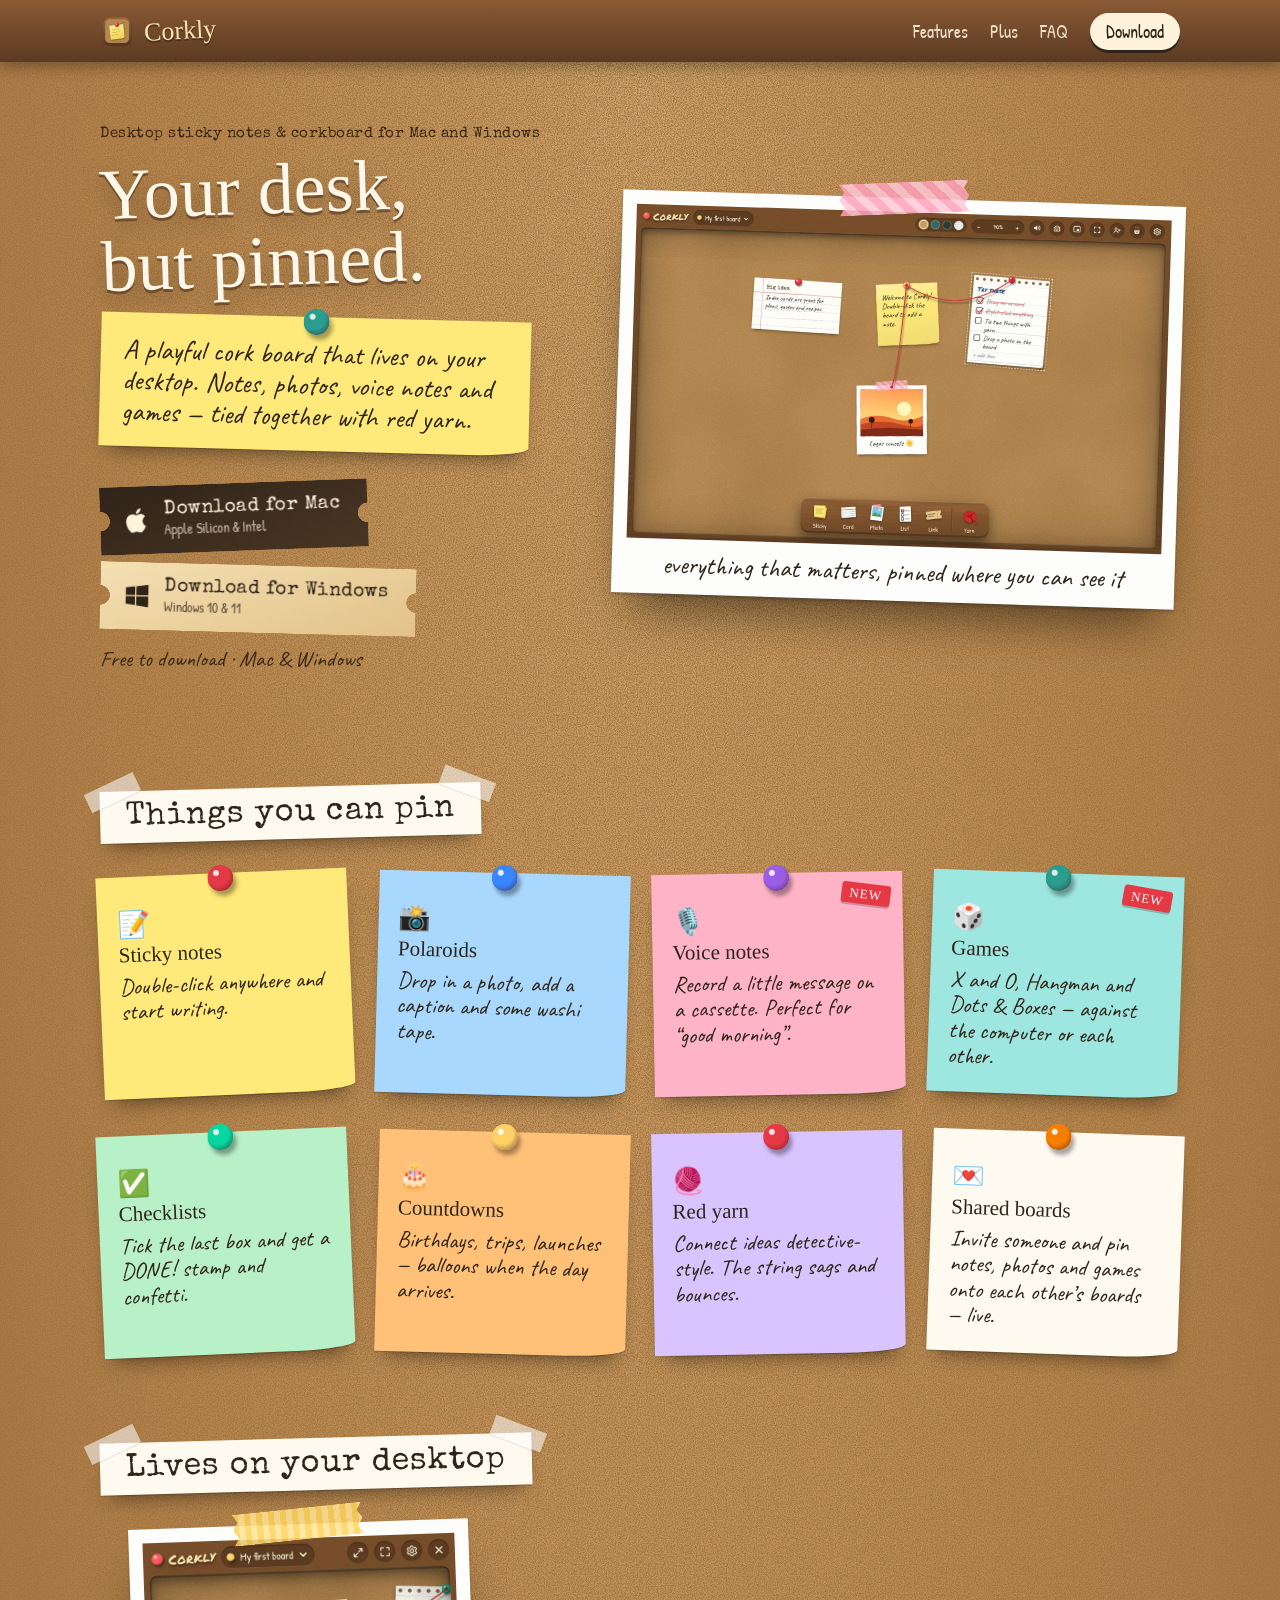
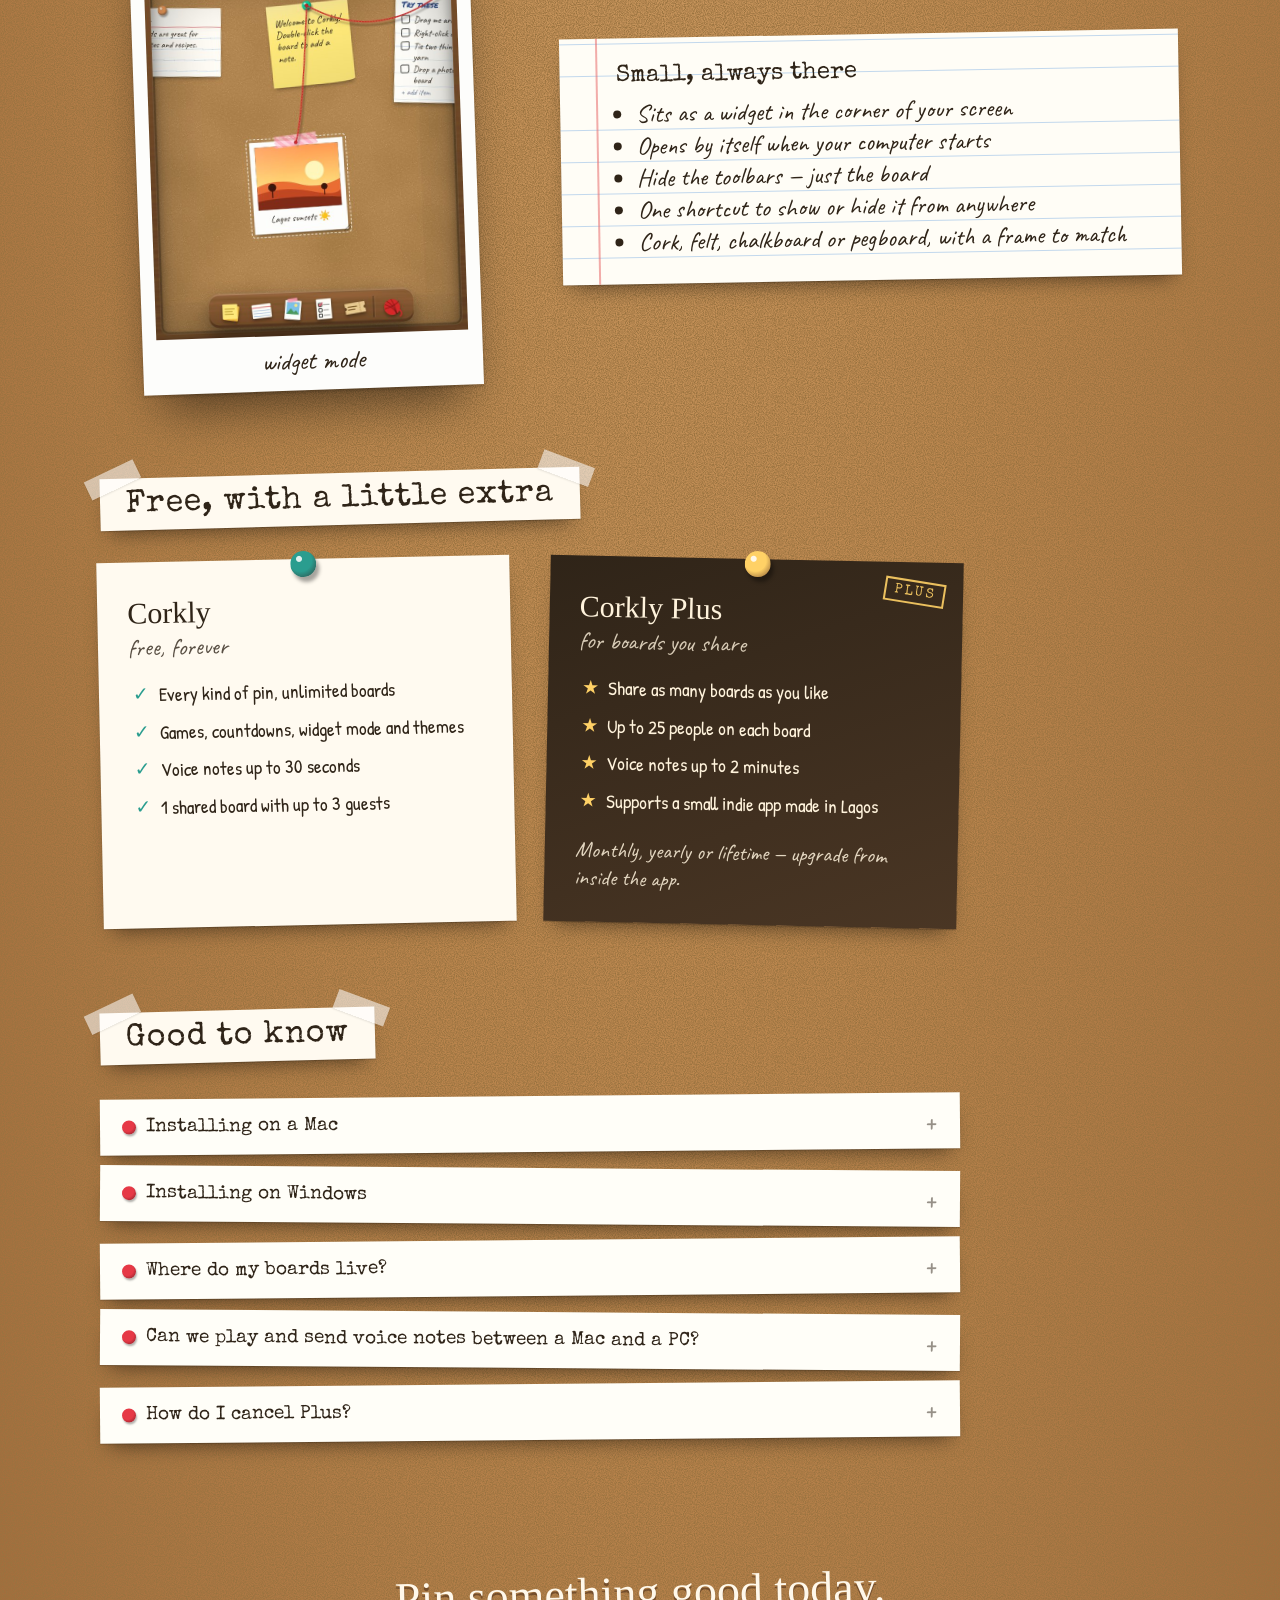
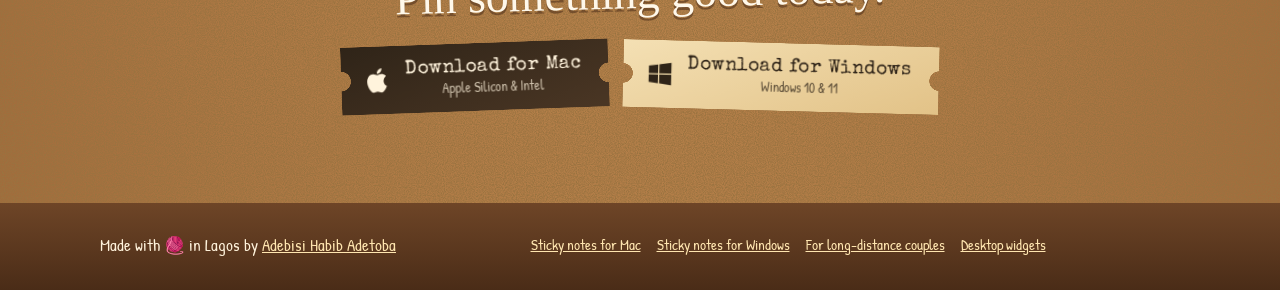
<file: docs/index.html>
<!doctype html>
<html lang="en">
<head>
  <meta charset="utf-8" />
  <meta name="viewport" content="width=device-width, initial-scale=1" />
  <title>Corkly — Desktop Sticky Notes &amp; Corkboard for Mac &amp; Windows</title>
  <meta name="description" content="A cozy corkboard for your desktop. Pin sticky notes, photos, voice notes and games — and share a board with your partner or friends. Free for Mac &amp; Windows." />
  <link rel="canonical" href="https://getcorkly.com/" />
  <meta name="robots" content="index, follow, max-image-preview:large" />
  <meta property="og:type" content="website" />
  <meta property="og:site_name" content="Corkly" />
  <meta property="og:url" content="https://getcorkly.com/" />
  <meta property="og:title" content="Corkly — your desk, but pinned" />
  <meta property="og:description" content="Sticky notes, polaroids, voice notes, games and red yarn, right on your desktop. Share a board with your person. Free for Mac &amp; Windows." />
  <meta property="og:image" content="https://getcorkly.com/app.jpg" />
  <meta property="og:image:width" content="1600" />
  <meta property="og:image:height" content="1000" />
  <meta name="twitter:card" content="summary_large_image" />
  <meta name="twitter:title" content="Corkly — your desk, but pinned" />
  <meta name="twitter:description" content="A cozy corkboard for your desktop. Notes, photos, voice notes and games — shared live with your person. Free for Mac &amp; Windows." />
  <meta name="twitter:image" content="https://getcorkly.com/app.jpg" />
  <link rel="apple-touch-icon" href="icon.png" />
  <script type="application/ld+json">
  {
    "@context": "https://schema.org",
    "@type": "SoftwareApplication",
    "name": "Corkly",
    "url": "https://getcorkly.com/",
    "image": "https://getcorkly.com/app.jpg",
    "description": "A cozy corkboard for your desktop. Pin sticky notes, photos, voice notes, checklists, countdowns and games, and share boards live with your partner, friends or family.",
    "applicationCategory": "ProductivityApplication",
    "operatingSystem": "macOS, Windows 10, Windows 11",
    "offers": { "@type": "Offer", "price": "0", "priceCurrency": "USD" },
    "author": { "@type": "Person", "name": "Adebisi Habib Adetoba", "url": "https://adetoba.com" }
  }
  </script>
  <meta name="theme-color" content="#5b3a22" />
  <link rel="icon" href="favicon.png" />
  <link rel="preconnect" href="https://fonts.googleapis.com" />
  <link rel="preconnect" href="https://fonts.gstatic.com" crossorigin />
  <link href="https://fonts.googleapis.com/css2?family=Caveat:wght@500;700&family=Patrick+Hand&family=Permanent+Marker&family=Special+Elite&display=swap" rel="stylesheet" />
  <style>
    :root {
      --ink: #2f2418; --cream: #fff3dc; --wood: #6e4527; --wood-dark: #4a2c17;
      --hand: 'Caveat', cursive; --ui: 'Patrick Hand', system-ui, sans-serif;
      --marker: 'Permanent Marker', cursive; --type: 'Special Elite', ui-monospace, monospace;
      --cork: url("data:image/svg+xml,%3Csvg xmlns='http://www.w3.org/2000/svg' width='220' height='220'%3E%3Cfilter id='n'%3E%3CfeTurbulence type='fractalNoise' baseFrequency='.9' numOctaves='3' stitchTiles='stitch'/%3E%3CfeColorMatrix values='0 0 0 0 .32 0 0 0 0 .17 0 0 0 0 .05 0 0 0 2.2 -.7'/%3E%3C/filter%3E%3Crect width='100%25' height='100%25' filter='url(%23n)'/%3E%3C/svg%3E");
      --shadow: 0 1px 1px rgba(0,0,0,.18), 0 12px 20px -10px rgba(0,0,0,.5);
      --spring: cubic-bezier(.34, 1.8, .64, 1);
    }
    * { box-sizing: border-box; }
    html { scroll-behavior: smooth; }
    body {
      margin: 0; font-family: var(--ui); font-size: 18px; color: var(--ink);
      background: var(--cork) 0 0 / 220px, radial-gradient(ellipse at 50% 0%, #d6a76e, #bb864e 55%, #a06b3b);
      background-color: #c4935b; min-height: 100vh; overflow-x: hidden;
    }
    a { color: inherit; }
    .wrap { max-width: 1120px; margin: 0 auto; padding: 0 20px; }

    /* ---------- header: a strip of wood ---------- */
    header { background: linear-gradient(180deg, #8a5a34, #5b3a22); color: var(--cream); box-shadow: 0 4px 14px rgba(0,0,0,.35); position: sticky; top: 0; z-index: 10; }
    header .wrap { display: flex; align-items: center; gap: 12px; height: 62px; }
    .logo { display: flex; align-items: center; gap: 10px; text-decoration: none; }
    .logo img { width: 34px; height: 34px; }
    .logo span { font-family: var(--marker); font-size: 26px; color: #ffe6b0; transform: rotate(-3deg); text-shadow: 0 2px 0 var(--wood-dark); }
    header nav { margin-left: auto; display: flex; gap: 22px; align-items: center; }
    header nav a { text-decoration: none; opacity: .88; font-size: 18px; }
    header nav a:hover { opacity: 1; }
    .mini-dl { background: #fff3dc; color: var(--ink) !important; padding: 6px 16px; border-radius: 999px; box-shadow: 0 3px 0 #2f2418; opacity: 1 !important; transition: transform .2s var(--spring); }
    .mini-dl:hover { transform: translateY(-2px); }

    /* ---------- hero ---------- */
    .hero { display: grid; grid-template-columns: 1fr 1.2fr; gap: 48px; align-items: center; padding: 64px 0 30px; }
    .kicker { font-family: var(--type); font-size: 15px; letter-spacing: .5px; color: #3b2814; margin: 0 0 10px; }
    .hero h1 { font-family: var(--marker); font-weight: 400; font-size: clamp(44px, 6.4vw, 72px); line-height: 1; margin: 0 0 22px; color: #fff8ea; text-shadow: 0 3px 0 rgba(74,44,23,.55), 0 10px 22px rgba(0,0,0,.25); transform: rotate(-2deg); }
    .note-lead { background: #ffe97a; padding: 22px 22px 20px; transform: rotate(1.5deg); box-shadow: var(--shadow); position: relative; max-width: 430px; border-bottom-right-radius: 60px 8px; }
    .note-lead p { margin: 0; font-family: var(--hand); font-size: 28px; line-height: 1.1; }

    .downloads { display: flex; flex-wrap: wrap; gap: 14px; margin: 32px 0 12px; }
    .dl {
      position: relative; display: flex; align-items: center; gap: 12px; text-decoration: none;
      background: linear-gradient(160deg, #f4e0b4, #e2c287); padding: 15px 28px 15px 22px; min-width: 238px;
      -webkit-mask: radial-gradient(circle 10px at 0 50%, #0000 96%, #000) left / 51% 100% no-repeat, radial-gradient(circle 10px at 100% 50%, #0000 96%, #000) right / 51% 100% no-repeat;
      mask: radial-gradient(circle 10px at 0 50%, #0000 96%, #000) left / 51% 100% no-repeat, radial-gradient(circle 10px at 100% 50%, #0000 96%, #000) right / 51% 100% no-repeat;
      filter: drop-shadow(0 6px 6px rgba(0,0,0,.3)); transition: transform .25s var(--spring);
    }
    .dl::after { content: ''; position: absolute; top: 10px; bottom: 10px; right: 54px; border-right: 2px dashed rgba(47,36,24,.22); display: none; }
    .dl:nth-child(1) { transform: rotate(-2deg); }
    .dl:nth-child(2) { transform: rotate(1.5deg); }
    .dl:hover { transform: rotate(0) translateY(-4px) scale(1.04); }
    .dl.primary { background: linear-gradient(160deg, #2f2418, #4a3624); color: #fff3dc; }
    .dl svg { width: 30px; height: 30px; flex: none; }
    .dl b { display: block; font-family: var(--type); font-weight: 400; font-size: 19px; letter-spacing: .5px; }
    .dl small { display: block; font-size: 14px; opacity: .75; }
    .meta { font-family: var(--hand); font-size: 22px; color: #3b2814; }
    .meta a { color: #23407a; }

    .shot { position: relative; background: #fdfdfb; padding: 14px; margin: 0; transform: rotate(1.8deg); box-shadow: 0 2px 3px rgba(0,0,0,.2), 0 30px 50px -18px rgba(0,0,0,.55); }
    .shot img { display: block; width: 100%; height: auto; }
    .shot figcaption { text-align: center; font-family: var(--hand); font-size: 26px; line-height: 1.1; padding-top: 12px; }
    .tape { position: absolute; top: -16px; left: 50%; width: 130px; height: 32px; margin-left: -65px; transform: rotate(-4deg); background: repeating-linear-gradient(45deg, rgba(255,160,185,.85) 0 8px, rgba(255,200,215,.85) 8px 16px); clip-path: polygon(0 0, 4% 25%, 0 50%, 4% 75%, 0 100%, 100% 100%, 96% 75%, 100% 50%, 96% 25%, 100% 0); }
    .tape.sun { background: repeating-linear-gradient(90deg, rgba(255,210,90,.85) 0 6px, rgba(255,228,150,.85) 6px 12px); }
    .tape.mint { background: radial-gradient(circle, rgba(255,255,255,.7) 2px, transparent 2.5px) 0 0/10px 10px, rgba(140,220,190,.85); }

    /* ---------- section titles: a label strip pinned to the board ---------- */
    section { scroll-margin-top: 80px; }
    .label { display: inline-block; position: relative; font-family: var(--type); font-weight: 400; font-size: clamp(24px, 3.2vw, 32px); letter-spacing: 1px; background: #fffaf0; padding: 10px 26px 9px; margin: 84px 0 34px; box-shadow: var(--shadow); transform: rotate(-1.5deg); }
    .label::before, .label::after { content: ''; position: absolute; top: -9px; width: 54px; height: 20px; background: rgba(255,255,255,.55); box-shadow: 0 1px 2px rgba(0,0,0,.1); }
    .label::before { left: -14px; transform: rotate(-24deg); }
    .label::after { right: -14px; transform: rotate(22deg); }
    .sub { font-family: var(--hand); font-size: 26px; color: #3b2814; margin: -18px 0 30px; }

    /* ---------- features as sticky notes ---------- */
    .notes { display: grid; grid-template-columns: repeat(4, 1fr); gap: 36px 26px; }
    .sticky { position: relative; padding: 34px 20px 24px; min-height: 196px; box-shadow: var(--shadow); border-bottom-right-radius: 60px 8px; transition: transform .35s var(--spring); }
    .sticky:hover { transform: rotate(0) scale(1.04) !important; z-index: 2; }
    .sticky .new { position: absolute; top: 12px; right: 12px; font-family: var(--marker); font-size: 13px; letter-spacing: 1px; color: #fff; background: #e63946; padding: 3px 8px 2px; border-radius: 3px; transform: rotate(8deg); box-shadow: 0 2px 0 rgba(0,0,0,.2); }
    .sticky .em { font-size: 26px; line-height: 1; display: block; margin-bottom: 6px; }
    .sticky h3 { font-family: var(--marker); font-weight: 400; font-size: 21px; margin: 0 0 6px; }
    .sticky p { font-family: var(--hand); font-size: 23px; line-height: 1.1; margin: 0; }
    .pin { position: absolute; top: -8px; left: 50%; width: 26px; height: 26px; margin-left: -13px; border-radius: 50%; background: radial-gradient(circle at 34% 30%, rgba(255,255,255,.85) 0 2.5px, transparent 3.5px), radial-gradient(circle at 40% 36%, var(--p, #e63946) 0 48%, #3a0f12 130%); box-shadow: 3px 5px 4px rgba(0,0,0,.35); }
    .y { background: #ffe97a; } .k { background: #ffb3c7; } .m { background: #b8f0c8; } .b { background: #a9d8ff; } .o { background: #ffc078; } .l { background: #d9c4ff; } .w { background: #fffaf0; } .t { background: #9ee6e0; }
    .notes .sticky:nth-child(4n+1) { transform: rotate(-2.5deg); }
    .notes .sticky:nth-child(4n+2) { transform: rotate(1.5deg); }
    .notes .sticky:nth-child(4n+3) { transform: rotate(-1deg); }
    .notes .sticky:nth-child(4n) { transform: rotate(2deg); }

    /* ---------- widget ---------- */
    .split { display: grid; grid-template-columns: .8fr 1.2fr; gap: 48px; align-items: center; }
    .card { background: #fffdf6; position: relative; padding: 26px 28px 26px 56px; box-shadow: var(--shadow); transform: rotate(-1deg); background-image: repeating-linear-gradient(180deg, transparent 0 31px, rgba(120,170,225,.45) 31px 32px); background-position: 0 60px; }
    .card::before { content: ''; position: absolute; left: 36px; top: 0; bottom: 0; width: 2px; background: rgba(232,106,106,.55); }
    .card h3 { font-family: var(--type); font-weight: 400; font-size: 24px; margin: 0 0 10px; }
    .card p, .card li { font-family: var(--hand); font-size: 25px; line-height: 32px; margin: 0; }
    .card ul { padding-left: 20px; margin: 6px 0 0; }
    .widget-shot { justify-self: center; max-width: 340px; transform: rotate(-2deg); }

    /* ---------- plans ---------- */
    .plans { display: grid; grid-template-columns: 1fr 1fr; gap: 34px; max-width: 860px; }
    .plan { position: relative; padding: 34px 30px 30px; box-shadow: var(--shadow); }
    .plan.free { background: #fffaf0; transform: rotate(-1.2deg); }
    .plan.plus { background: linear-gradient(160deg, #2f2418, #4a3624); color: #fff3dc; transform: rotate(1.2deg); }
    .plan h3 { font-family: var(--marker); font-weight: 400; font-size: 30px; margin: 0 0 2px; }
    .plan .tag { font-family: var(--hand); font-size: 24px; opacity: .8; margin: 0 0 14px; }
    .plan ul { list-style: none; padding: 0; margin: 0; }
    .plan li { font-size: 19px; line-height: 1.45; padding: 5px 0 5px 30px; position: relative; }
    .plan li::before { content: '✓'; position: absolute; left: 4px; top: 4px; font-weight: 700; color: #2a9d8f; }
    .plan.plus li::before { content: '★'; color: #ffd166; }
    .plan .stamp { position: absolute; top: 18px; right: 18px; font-family: var(--type); font-size: 14px; letter-spacing: 2px; color: #ffd166; border: 2px solid #ffd166; padding: 3px 8px; transform: rotate(8deg); opacity: .9; }
    .plan .how { font-family: var(--hand); font-size: 22px; margin: 16px 0 0; opacity: .85; }

    /* ---------- FAQ ---------- */
    .faq { max-width: 860px; }
    details { background: #fffef8; margin: 0 0 16px; padding: 16px 22px; box-shadow: var(--shadow); transition: transform .3s var(--spring); }
    details:nth-of-type(odd) { transform: rotate(-.5deg); }
    details:nth-of-type(even) { transform: rotate(.4deg); }
    details[open] { transform: rotate(0); }
    summary { cursor: pointer; font-family: var(--type); font-size: 19px; list-style: none; display: flex; align-items: center; gap: 10px; }
    summary::-webkit-details-marker { display: none; }
    summary::before { content: ''; flex: none; width: 14px; height: 14px; border-radius: 50%; background: radial-gradient(circle at 40% 36%, #e63946 0 48%, #3a0f12 130%); box-shadow: 1px 2px 2px rgba(0,0,0,.3); }
    summary::after { content: '+'; margin-left: auto; font-family: var(--ui); font-size: 24px; line-height: 1; opacity: .5; transition: transform .2s; }
    details[open] summary::after { transform: rotate(45deg); }
    details p, details li { font-size: 18px; line-height: 1.55; }
    details p { margin: 12px 0 2px; }
    details ol { margin: 10px 0 2px; padding-left: 22px; }
    code { font-family: var(--type); font-size: 15px; background: #f1e6cc; padding: 1px 6px; border-radius: 3px; }

    /* ---------- closing call + footer ---------- */
    .closer { text-align: center; padding: 30px 0 10px; }
    .closer h2 { font-family: var(--marker); font-weight: 400; font-size: clamp(32px, 4.5vw, 46px); color: #fff8ea; text-shadow: 0 3px 0 rgba(74,44,23,.55); margin: 80px 0 24px; transform: rotate(-1.5deg); }
    .closer .downloads { justify-content: center; margin-top: 0; }

    footer { margin-top: 70px; background: linear-gradient(180deg, #6e4527, #4a2c17); color: var(--cream); padding: 30px 0 34px; }
    footer .wrap { display: flex; flex-wrap: wrap; gap: 10px 30px; align-items: center; justify-content: space-between; font-size: 17px; }
    footer a { color: #ffe6b0; }
    .foot-links { display: flex; flex-wrap: wrap; gap: 6px 16px; font-size: 15px; }

    /* gentle entrance */
    @media (prefers-reduced-motion: no-preference) {
      .reveal { opacity: 0; translate: 0 18px; transition: opacity .6s ease, translate .6s var(--spring); }
      .reveal.in { opacity: 1; translate: 0 0; }
    }

    @media (max-width: 960px) {
      .notes { grid-template-columns: repeat(2, 1fr); }
    }
    @media (max-width: 860px) {
      .hero, .split, .plans { grid-template-columns: 1fr; }
      .hero { padding-top: 40px; gap: 40px; }
      header nav a:not(.mini-dl) { display: none; }
    }
    @media (max-width: 560px) {
      body { font-size: 17px; }
      .notes { grid-template-columns: 1fr 1fr; gap: 28px 16px; }
      .sticky { min-height: 0; padding: 28px 14px 18px; }
      .sticky h3 { font-size: 18px; }
      .sticky p { font-size: 20px; }
      .dl { min-width: 0; width: 100%; }
      .label { margin-top: 64px; }
    }
    /* ---------- on a phone: email yourself the link ---------- */
    .send-card { display: none; position: relative; background: #ffe97a; padding: 26px 20px 20px; margin: 30px 0 12px; max-width: 440px; box-shadow: var(--shadow); transform: rotate(-1deg); border-bottom-right-radius: 60px 8px; }
    .is-phone .send-card { display: block; }
    .is-phone .hero .downloads, .is-phone .closer .downloads { display: none; }
    .closer .send-card { margin: 0 auto; text-align: left; }
    .send-card h3 { font-family: var(--marker); font-weight: 400; font-size: 22px; margin: 0 0 4px; }
    .send-card p { font-family: var(--hand); font-size: 22px; line-height: 1.1; margin: 0 0 14px; }
    .send-row { display: flex; gap: 8px; }
    .hero > div { min-width: 0; }
    .send-card { box-sizing: border-box; width: calc(100% - 6px); }
    .send-row input[type=email] { flex: 1; min-width: 0; width: 100%; font: 17px var(--ui); color: var(--ink); background: #fff; border: 2px solid #2f2418; border-radius: 10px; padding: 10px 12px; outline: none; }
    .send-row input[type=email]:focus { border-color: #e63946; box-shadow: 0 0 0 3px rgba(230,57,70,.2); }
    .send-row button, .send-share { font: 17px var(--ui); border: none; border-radius: 999px; padding: 10px 18px; cursor: pointer; white-space: nowrap; }
    .send-row button { background: #2f2418; color: #fff3dc; box-shadow: 0 3px 0 #000; }
    .send-row button:disabled { opacity: .6; }
    @media (max-width: 380px) { .send-row { flex-direction: column; } }
    .send-news { display: flex; align-items: center; gap: 8px; font-size: 15px; margin: 10px 0 0; color: #4a3624; }
    .send-hp { position: absolute; left: -9999px; width: 1px; height: 1px; opacity: 0; }
    .send-msg { font-size: 16px; margin: 10px 0 0; min-height: 0; }
    .send-msg.err { color: #c1121f; }
    .send-alt { display: flex; gap: 14px; align-items: center; margin-top: 14px; font-size: 15px; }
    .send-share { background: #fff; color: var(--ink); border: 2px solid #2f2418; padding: 6px 14px; font-size: 15px; }
    .send-alt a { color: #23407a; }
    .send-card.done form, .send-card.done .send-alt { display: none; }
    .send-done { display: none; font-family: var(--hand); font-size: 26px; line-height: 1.1; }
    .send-card.done .send-done { display: block; }
  </style>
</head>
<body>
  <header>
    <div class="wrap">
      <a class="logo" href="#"><img src="icon.png" alt="Corkly" width="34" height="34" /><span>Corkly</span></a>
      <nav>
        <a href="#features">Features</a>
        <a href="#plus">Plus</a>
        <a href="#faq">FAQ</a>
        <a class="mini-dl" href="#download">Download</a>
      </nav>
    </div>
  </header>

  <main class="wrap">
    <section class="hero" id="download">
      <div>
        <p class="kicker">Desktop sticky notes &amp; corkboard for Mac and Windows</p>
        <h1>Your desk,<br />but pinned.</h1>
        <div class="note-lead"><span class="pin" style="--p:#2a9d8f"></span>
          <p>A playful cork board that lives on your desktop. Notes, photos, voice notes and games — tied together with red yarn.</p>
        </div>
        <div class="downloads">
          <a class="dl" data-platform="mac" href="https://github.com/adtoba/corkly-releases/releases/latest">
            <svg viewBox="0 0 24 24" fill="currentColor"><path d="M16.4 12.6c0-2.4 2-3.6 2.1-3.7-1.1-1.7-2.9-1.9-3.5-1.9-1.5-.2-2.9.9-3.7.9-.8 0-1.9-.9-3.2-.8-1.6 0-3.2 1-4 2.5-1.7 3-.4 7.4 1.2 9.8.8 1.2 1.8 2.5 3 2.4 1.2 0 1.7-.8 3.1-.8 1.5 0 1.9.8 3.2.8 1.3 0 2.2-1.2 3-2.4.9-1.4 1.3-2.7 1.3-2.8-.1 0-2.5-1-2.5-4zM14 5.4c.7-.8 1.1-1.9 1-3-1 0-2.1.7-2.8 1.5-.6.7-1.2 1.8-1 2.9 1 .1 2.1-.6 2.8-1.4z"/></svg>
            <span><b>Download for Mac</b><small>Apple Silicon &amp; Intel</small></span>
          </a>
          <a class="dl" data-platform="windows" href="https://github.com/adtoba/corkly-releases/releases/latest">
            <svg viewBox="0 0 24 24" fill="currentColor"><path d="M3 5.5 10.4 4.5v7H3zM11.4 4.4 21 3v8.5h-9.6zM3 12.5h7.4v7L3 18.5zM11.4 12.5H21V21l-9.6-1.4z"/></svg>
            <span><b>Download for Windows</b><small>Windows 10 &amp; 11</small></span>
          </a>
        </div>
<div class="send-card">
          <span class="pin" style="--p:#e63946"></span>
          <h3>On your phone? 📱</h3>
          <p>Corkly lives on your Mac or PC. We’ll email you the link so it’s waiting on your computer.</p>
          <form class="send-form" novalidate>
            <div class="send-row"><input type="email" name="email" placeholder="you@email.com" autocomplete="email" inputmode="email" required><button type="submit">Email me</button></div>
            <input class="send-hp" type="text" name="website" tabindex="-1" autocomplete="off" aria-hidden="true">
            <label class="send-news"><input type="checkbox" name="news"> Also send me the occasional Corkly news</label>
            <p class="send-msg" role="status"></p>
          </form>
          <div class="send-alt"><button class="send-share" type="button" hidden>Share to my computer…</button><a href="#download" class="send-anyway">Download anyway</a></div>
          <div class="send-done">Sent! 💌 Check your inbox on your computer — and peek in spam just in case.</div>
        </div>
        <div class="meta" data-meta>Free to download · Mac &amp; Windows</div>
      </div>
      <figure class="shot">
        <span class="tape"></span>
        <img src="app.jpg" width="1600" height="1000" alt="Corkly with sticky notes, an index card, a checklist and a polaroid on a cork board, tied together with red yarn" />
        <figcaption>everything that matters, pinned where you can see it</figcaption>
      </figure>
    </section>

    <section id="features">
      <h2 class="label">Things you can pin</h2>
      <div class="notes">
        <div class="sticky y reveal"><span class="pin"></span><span class="em">📝</span><h3>Sticky notes</h3><p>Double-click anywhere and start writing.</p></div>
        <div class="sticky b reveal"><span class="pin" style="--p:#3a86ff"></span><span class="em">📸</span><h3>Polaroids</h3><p>Drop in a photo, add a caption and some washi tape.</p></div>
        <div class="sticky k reveal"><span class="pin" style="--p:#9b5de5"></span><span class="new">NEW</span><span class="em">🎙️</span><h3>Voice notes</h3><p>Record a little message on a cassette. Perfect for “good morning”.</p></div>
        <div class="sticky t reveal"><span class="pin" style="--p:#2a9d8f"></span><span class="new">NEW</span><span class="em">🎲</span><h3>Games</h3><p>X and O, Hangman and Dots &amp; Boxes — against the computer or each other.</p></div>
        <div class="sticky m reveal"><span class="pin" style="--p:#06d6a0"></span><span class="em">✅</span><h3>Checklists</h3><p>Tick the last box and get a DONE! stamp and confetti.</p></div>
        <div class="sticky o reveal"><span class="pin" style="--p:#ffd166"></span><span class="em">🎂</span><h3>Countdowns</h3><p>Birthdays, trips, launches — balloons when the day arrives.</p></div>
        <div class="sticky l reveal"><span class="pin" style="--p:#e63946"></span><span class="em">🧶</span><h3>Red yarn</h3><p>Connect ideas detective-style. The string sags and bounces.</p></div>
        <div class="sticky w reveal"><span class="pin" style="--p:#f77f00"></span><span class="em">💌</span><h3>Shared boards</h3><p>Invite someone and pin notes, photos and games onto each other’s boards — live.</p></div>
      </div>
    </section>

    <section>
      <h2 class="label">Lives on your desktop</h2>
      <div class="split">
        <figure class="shot widget-shot reveal"><span class="tape sun"></span><img src="widget.jpg" width="660" height="840" loading="lazy" alt="Corkly as a small sticky-notes widget in the corner of a desktop" /><figcaption>widget mode</figcaption></figure>
        <div class="card reveal">
          <h3>Small, always there</h3>
          <ul>
            <li>Sits as a widget in the corner of your screen</li>
            <li>Opens by itself when your computer starts</li>
            <li>Hide the toolbars — just the board</li>
            <li>One shortcut to show or hide it from anywhere</li>
            <li>Cork, felt, chalkboard or pegboard, with a frame to match</li>
          </ul>
        </div>
      </div>
    </section>

    <section id="plus">
      <h2 class="label">Free, with a little extra</h2>
      <div class="plans">
        <div class="plan free reveal">
          <span class="pin" style="--p:#2a9d8f"></span>
          <h3>Corkly</h3>
          <p class="tag">free, forever</p>
          <ul>
            <li>Every kind of pin, unlimited boards</li>
            <li>Games, countdowns, widget mode and themes</li>
            <li>Voice notes up to 30 seconds</li>
            <li>1 shared board with up to 3 guests</li>
          </ul>
        </div>
        <div class="plan plus reveal">
          <span class="pin" style="--p:#ffd166"></span>
          <span class="stamp">PLUS</span>
          <h3>Corkly Plus</h3>
          <p class="tag">for boards you share</p>
          <ul>
            <li>Share as many boards as you like</li>
            <li>Up to 25 people on each board</li>
            <li>Voice notes up to 2 minutes</li>
            <li>Supports a small indie app made in Lagos</li>
          </ul>
          <p class="how">Monthly, yearly or lifetime — upgrade from inside the app.</p>
        </div>
      </div>
    </section>

    <section id="faq" class="faq">
      <h2 class="label">Good to know</h2>
      <details>
        <summary>Installing on a Mac</summary>
        <p>Open the <code>.dmg</code> and drag <b>Corkly</b> into <b>Applications</b>. That's it — Corkly is signed and checked by Apple, and it updates itself from then on.</p>
      </details>
      <details>
        <summary>Installing on Windows</summary>
        <p>Run the installer. If Windows shows <b>"Windows protected your PC"</b>, click <b>More info → Run anyway</b>. You only see this once — Corkly updates itself after that.</p>
      </details>
      <details>
        <summary>Where do my boards live?</summary>
        <p>On your computer. Only boards you choose to share are stored online, so the people you invite can see them. Corkly sends anonymous usage counts like "opened today" — never names or what's on your boards — and you can switch that off in Settings.</p>
      </details>
      <details>
        <summary>Can we play and send voice notes between a Mac and a PC?</summary>
        <p>Yes. Share a board and everything on it — notes, photos, voice notes and games — shows up on both computers, Mac or Windows. Games and voice notes are free; Plus just lets voice notes run longer.</p>
      </details>
      <details>
        <summary>How do I cancel Plus?</summary>
        <p>Open Corkly → Settings → Corkly Plus → <b>Manage subscription</b>. You keep Plus until the end of the period you paid for.</p>
      </details>
    </section>

    <section class="closer">
      <h2>Pin something good today.</h2>
      <div class="downloads" data-clone></div>
      <div data-send-clone></div>
    </section>
  </main>

  <footer>
    <div class="wrap">
      <div>Made with 🧶 in Lagos by <a href="https://adetoba.com">Adebisi Habib Adetoba</a></div>
      <nav class="foot-links" aria-label="Corkly for…"><a href="sticky-notes-for-mac/">Sticky notes for Mac</a><a href="sticky-notes-for-windows/">Sticky notes for Windows</a><a href="long-distance-couples/">For long-distance couples</a><a href="desktop-widgets/">Desktop widgets</a></nav>
      <div data-version></div>
    </div>
  </footer>

  <script>
    const REPO = 'adtoba/corkly-releases';
    const APTABASE_KEY = 'A-EU-7074169884'; // Aptabase App Key — counts visits and download clicks, no cookies

    // ---- tiny, cookie-free analytics (Aptabase) ----
    const session = String(Math.floor(Date.now() / 1000)) + String(Math.floor(Math.random() * 1e8)).padStart(8, '0');
    function track(eventName, props) {
      const m = /^A-(EU|US)-/.exec(APTABASE_KEY);
      if (!m) return;
      try {
        fetch(`https://${m[1].toLowerCase()}.aptabase.com/api/v0/event`, {
          method: 'POST', keepalive: true, credentials: 'omit',
          headers: { 'Content-Type': 'application/json', 'App-Key': APTABASE_KEY },
          body: JSON.stringify({
            timestamp: new Date().toISOString(), sessionId: session, eventName,
            systemProps: { locale: navigator.language, isDebug: location.hostname === 'localhost', appVersion: 'site', sdkVersion: 'corkly-site@1' },
            props: props || {},
          }),
        }).catch(() => {});
      } catch {}
    }
    const ref = (() => { try { return document.referrer ? new URL(document.referrer).hostname : 'direct'; } catch { return 'direct'; } })();
    const utm = new URLSearchParams(location.search).get('utm_source') || '';
    track('site_view', { ref, utm });

    // ---- put the visitor's platform first, and repeat the buttons at the bottom ----
    // ---- on a phone: offer to email the link instead of a download they can't use ----
    const API = 'https://corkly-api.adetoba.com';
    const isPhone = /Android|iPhone|iPad|iPod|Mobile/i.test(navigator.userAgent) || (matchMedia('(pointer: coarse)').matches && innerWidth < 900);
    if (isPhone) document.documentElement.classList.add('is-phone');
    const sendCard = document.querySelector('.hero .send-card');
    document.querySelector('[data-send-clone]').appendChild(sendCard.cloneNode(true));
    document.querySelectorAll('.send-card').forEach((card) => {
      const form = card.querySelector('form');
      const msg = card.querySelector('.send-msg');
      const share = card.querySelector('.send-share');
      if (navigator.share) {
        share.hidden = false;
        share.onclick = () => { track('send_link', { how: 'share', ref, utm }); navigator.share({ title: 'Corkly', text: 'Download Corkly on my computer', url: location.origin + '/?ref=share-link' }).catch(() => {}); };
      }
      card.querySelector('.send-anyway').onclick = (e) => { e.preventDefault(); document.documentElement.classList.remove('is-phone'); document.getElementById('download').scrollIntoView({ behavior: 'smooth' }); };
      form.onsubmit = async (e) => {
        e.preventDefault();
        const email = form.email.value.trim();
        msg.className = 'send-msg';
        if (!/^\S+@\S+\.\S+$/.test(email)) { msg.textContent = 'That email address doesn’t look right.'; msg.classList.add('err'); return; }
        const btn = form.querySelector('button');
        btn.disabled = true; btn.textContent = 'Sending…';
        try {
          const r = await fetch(API + '/api/send-link', { method: 'POST', headers: { 'Content-Type': 'application/json' },
            body: JSON.stringify({ email, news: form.news.checked, website: form.website.value, ref: utm || ref }) });
          const data = await r.json().catch(() => ({}));
          if (!r.ok) throw new Error(data.error || 'Couldn’t send it right now — try again in a minute.');
          card.classList.add('done');
          track('send_link', { how: 'email', ref, utm });
        } catch (err) {
          msg.textContent = err.message.includes('fetch') ? 'Couldn’t reach Corkly — check your connection and try again.' : err.message;
          msg.classList.add('err');
          btn.disabled = false; btn.textContent = 'Email me';
        }
      };
    });

    const isWin = /Win/.test(navigator.platform) || /Windows/.test(navigator.userAgent);
    const heroDl = document.querySelector('.hero .downloads');
    const winBtn = heroDl.querySelector('[data-platform="windows"]');
    if (isWin) heroDl.prepend(winBtn);
    heroDl.firstElementChild.classList.add('primary');
    document.querySelector('[data-clone]').innerHTML = heroDl.innerHTML;
    const buttons = () => document.querySelectorAll('.dl');

    // ---- point the buttons straight at the latest installers ----
    fetch(`https://api.github.com/repos/${REPO}/releases/latest`)
      .then((r) => (r.ok ? r.json() : null))
      .then((rel) => {
        if (!rel) return;
        const find = (re) => (rel.assets || []).find((a) => re.test(a.name));
        const dmg = find(/\.dmg$/i), exe = find(/Setup.*\.exe$/i) || find(/\.exe$/i);
        const mb = (a) => `${Math.round(a.size / 1048576)} MB`;
        buttons().forEach((b) => {
          const a = b.dataset.platform === 'mac' ? dmg : exe;
          if (!a) return;
          b.href = a.browser_download_url;
          b.querySelector('small').textContent = `${b.dataset.platform === 'mac' ? 'Apple Silicon & Intel' : 'Windows 10 & 11'} · ${mb(a)}`;
        });
        const v = rel.tag_name.replace(/^v/, '');
        document.querySelector('[data-meta]').innerHTML = `Free to download · version ${v} · <a href="${rel.html_url}">what's new</a>`;
        document.querySelector('[data-version]').textContent = `Version ${v}`;
      })
      .catch(() => {});

    document.addEventListener('click', (e) => {
      const a = e.target.closest('.dl');
      if (a) track('download_click', { platform: a.dataset.platform, ref, utm });
    });

    // ---- notes drift in as you scroll ----
    const io = 'IntersectionObserver' in window && new IntersectionObserver((entries) => {
      entries.forEach((en, i) => { if (en.isIntersecting) { setTimeout(() => en.target.classList.add('in'), i * 70); io.unobserve(en.target); } });
    }, { threshold: .15 });
    document.querySelectorAll('.reveal').forEach((el) => (io ? io.observe(el) : el.classList.add('in')));
  </script>
</body>
</html>
</file>
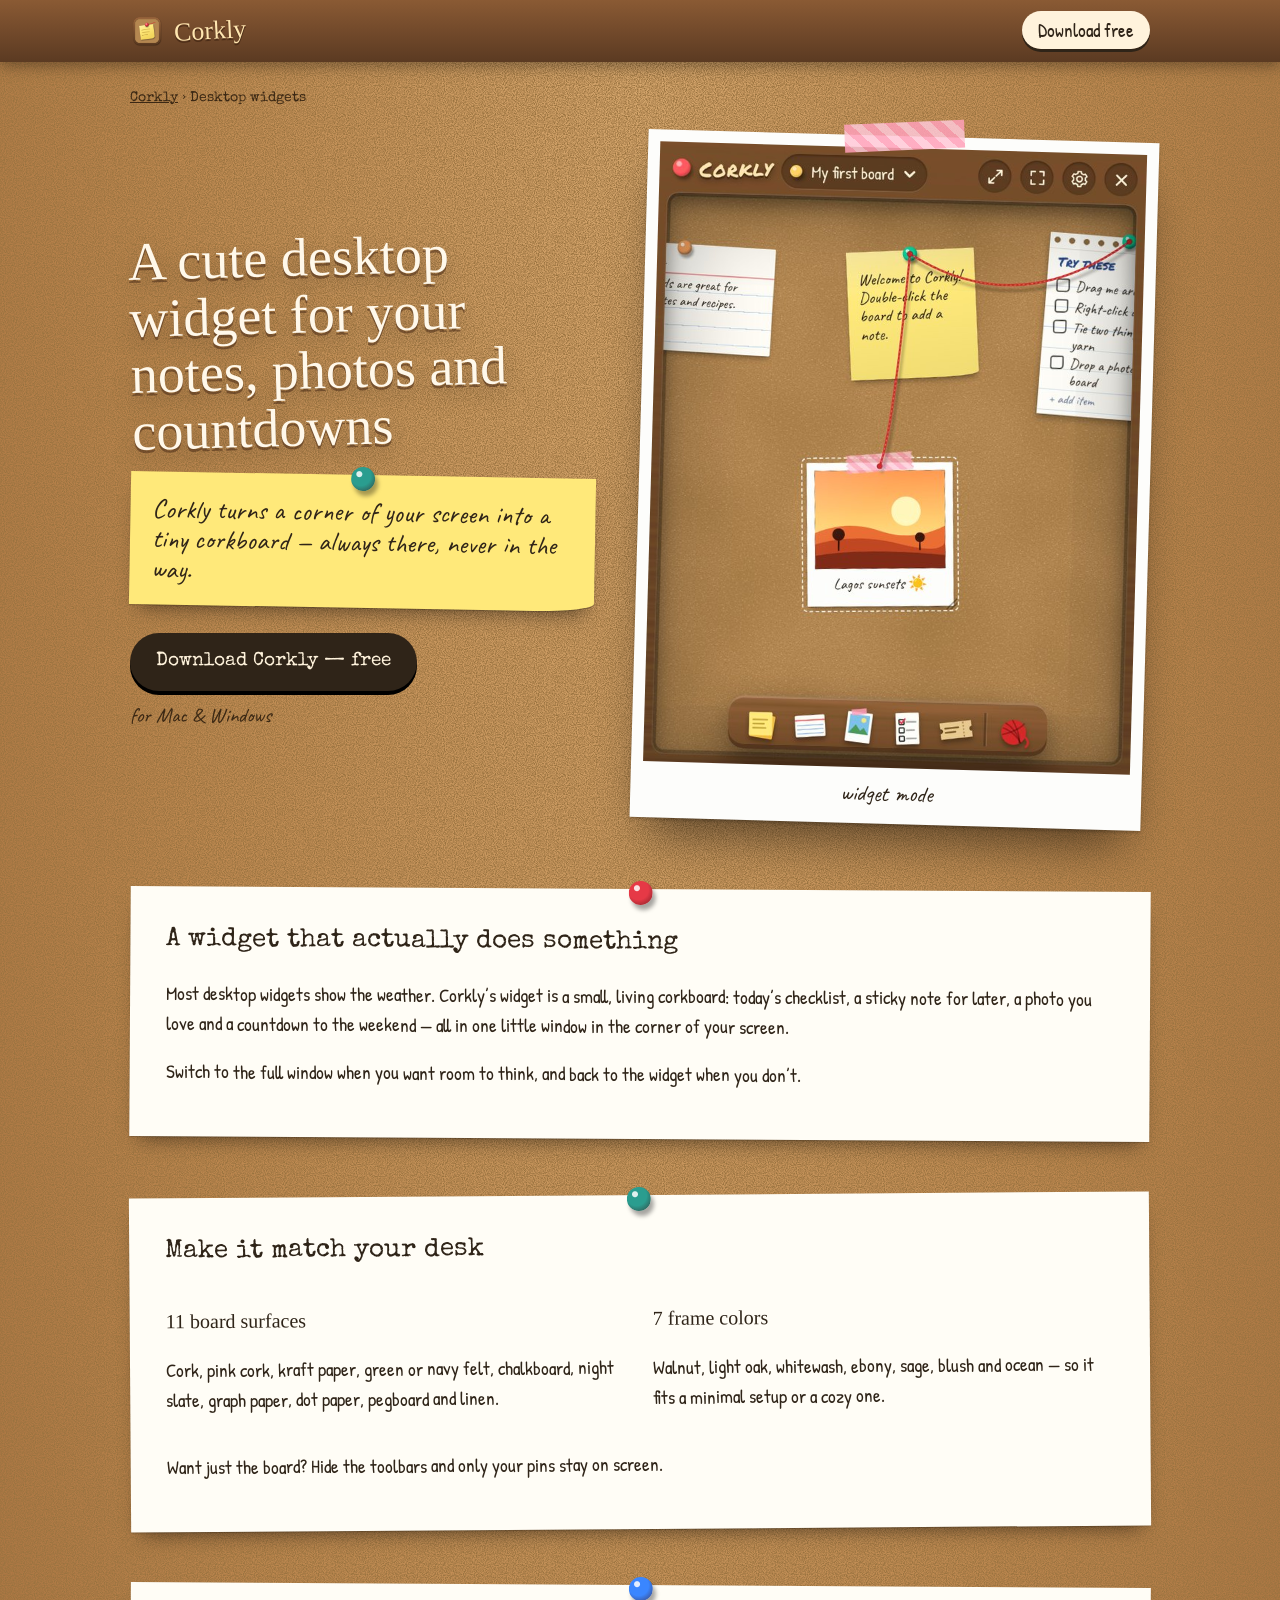
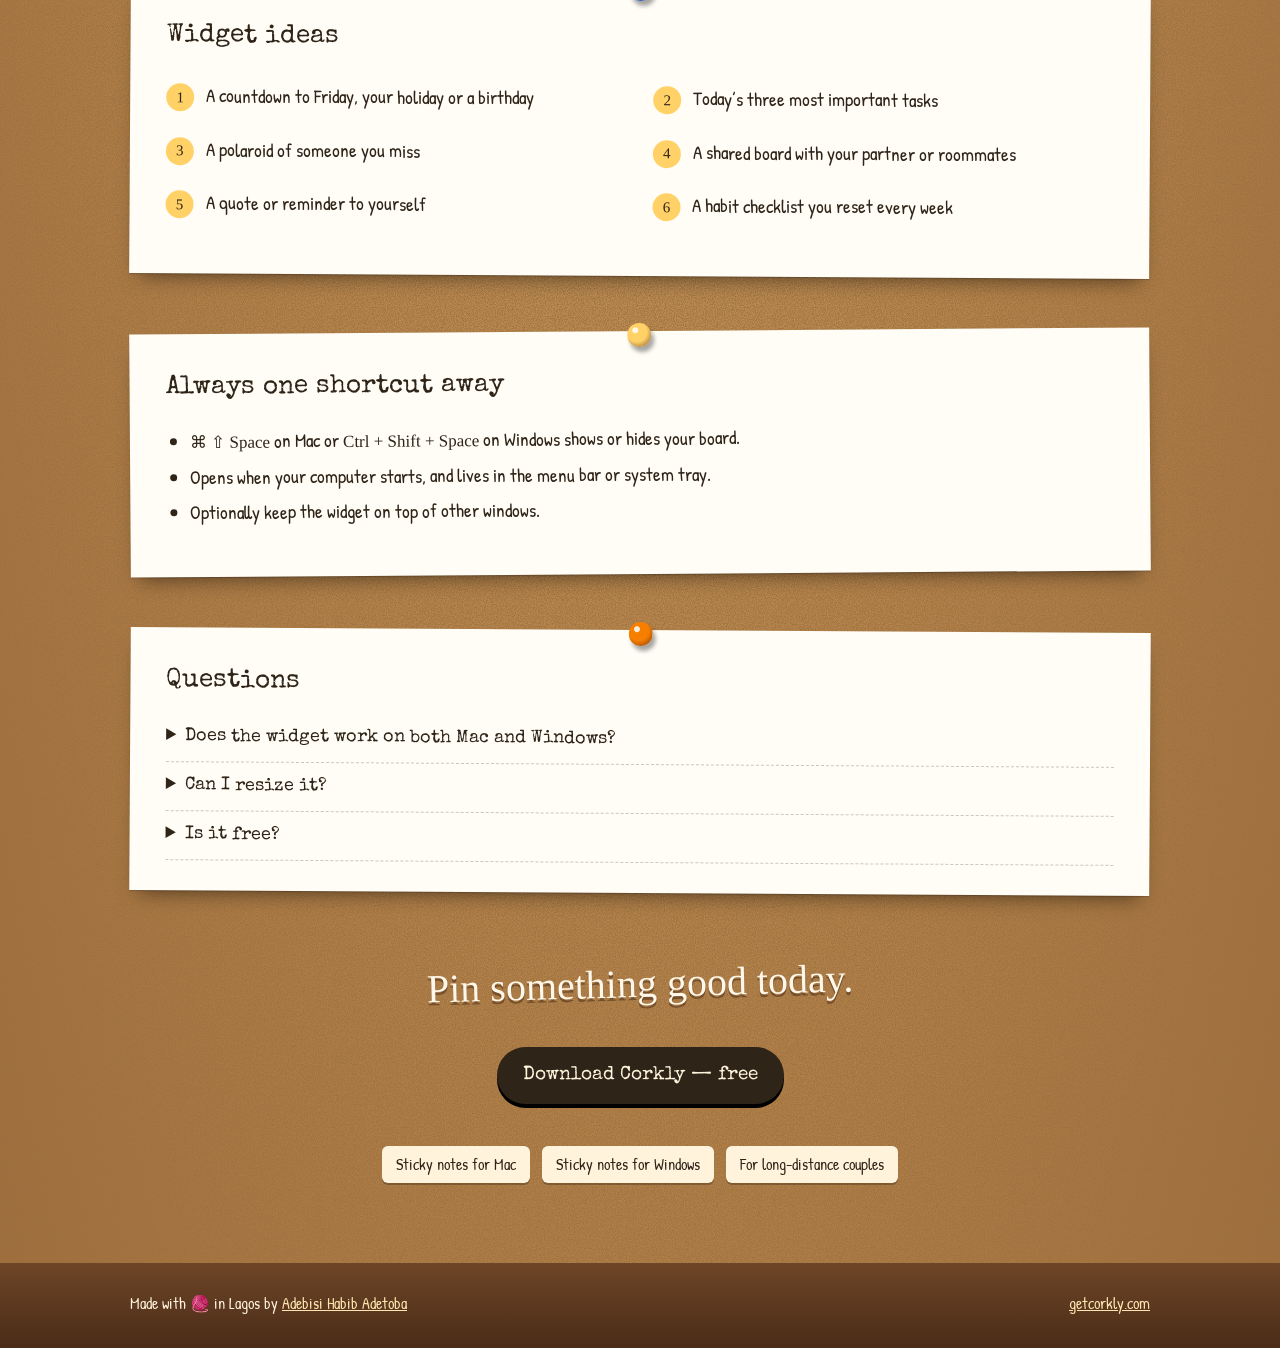
<file: docs/desktop-widgets/index.html>
<!doctype html>
<html lang="en">
<head>
  <meta charset="utf-8" />
  <meta name="viewport" content="width=device-width, initial-scale=1" />
  <title>Cute Desktop Widgets for Mac &amp; Windows — Corkly</title>
  <meta name="description" content="Turn a corner of your desktop into a cozy corkboard widget: sticky notes, photos, countdowns and checklists. Free for Mac &amp; Windows." />
  <link rel="canonical" href="https://getcorkly.com/desktop-widgets/" />
  <meta name="robots" content="index, follow, max-image-preview:large" />
  <meta property="og:type" content="article" />
  <meta property="og:site_name" content="Corkly" />
  <meta property="og:url" content="https://getcorkly.com/desktop-widgets/" />
  <meta property="og:title" content="Cute Desktop Widgets for Mac &amp; Windows — Corkly" />
  <meta property="og:description" content="Turn a corner of your desktop into a cozy corkboard widget: sticky notes, photos, countdowns and checklists. Free for Mac &amp; Windows." />
  <meta property="og:image" content="https://getcorkly.com/widget.jpg" />
  <meta name="twitter:card" content="summary_large_image" />
  <meta name="theme-color" content="#5b3a22" />
  <link rel="icon" href="../favicon.png" />
  <link rel="apple-touch-icon" href="../icon.png" />
  <link rel="preconnect" href="https://fonts.googleapis.com" />
  <link rel="preconnect" href="https://fonts.gstatic.com" crossorigin />
  <link href="https://fonts.googleapis.com/css2?family=Caveat:wght@500;700&family=Patrick+Hand&family=Permanent+Marker&family=Special+Elite&display=swap" rel="stylesheet" />
  <link rel="stylesheet" href="../assets/pages.css" />
  <script type="application/ld+json">[{"@context": "https://schema.org", "@type": "SoftwareApplication", "name": "Corkly", "url": "https://getcorkly.com/", "applicationCategory": "ProductivityApplication", "operatingSystem": "macOS, Windows 10, Windows 11", "offers": {"@type": "Offer", "price": "0", "priceCurrency": "USD"}, "description": "Turn a corner of your desktop into a cozy corkboard widget: sticky notes, photos, countdowns and checklists. Free for Mac & Windows."}, {"@context": "https://schema.org", "@type": "FAQPage", "mainEntity": [{"@type": "Question", "name": "Does the widget work on both Mac and Windows?", "acceptedAnswer": {"@type": "Answer", "text": "Yes — on macOS (Apple Silicon and Intel) and on Windows 10 and 11."}}, {"@type": "Question", "name": "Can I resize it?", "acceptedAnswer": {"@type": "Answer", "text": "Yes. Drag the widget to any size and position; Corkly remembers it."}}, {"@type": "Question", "name": "Is it free?", "acceptedAnswer": {"@type": "Answer", "text": "Yes. Widget mode, all board surfaces and frames, notes, photos, checklists, countdowns and games are free."}}]}, {"@context": "https://schema.org", "@type": "BreadcrumbList", "itemListElement": [{"@type": "ListItem", "position": 1, "name": "Corkly", "item": "https://getcorkly.com/"}, {"@type": "ListItem", "position": 2, "name": "Desktop widgets", "item": "https://getcorkly.com/desktop-widgets/"}]}]</script>
</head>
<body>
  <header>
    <div class="wrap">
      <a class="logo" href="../"><img src="../icon.png" alt="Corkly" width="34" height="34" /><span>Corkly</span></a>
      <nav><a class="mini-dl" href="../?ref=desktop-widgets#download">Download free</a></nav>
    </div>
  </header>

  <main class="wrap">
    <p class="crumbs"><a href="../">Corkly</a> › Desktop widgets</p>
    <section class="hero">
      <div>
        <h1>A cute desktop widget for your notes, photos and countdowns</h1>
        <div class="lead"><span class="pin" style="--p:#2a9d8f"></span><p>Corkly turns a corner of your screen into a tiny corkboard — always there, never in the way.</p></div>
        <a class="cta" href="../?ref=desktop-widgets#download">Download Corkly — free</a>
        <div class="cta-note">for Mac &amp; Windows</div>
      </div>
      <figure class="shot"><span class="tape"></span><img src="../widget.jpg" alt="Corkly running as a small widget in the corner of a desktop" width="660" height="840" /><figcaption>widget mode</figcaption></figure>
    </section>

<section class="paper"><span class="pin"></span>
  <h2>A widget that actually does something</h2>
  <p>Most desktop widgets show the weather. Corkly’s widget is a small, living corkboard: today’s checklist, a sticky note for later, a photo you love and a countdown to the weekend — all in one little window in the corner of your screen.</p>
  <p>Switch to the full window when you want room to think, and back to the widget when you don’t.</p>
</section>

<section class="paper"><span class="pin" style="--p:#2a9d8f"></span>
  <h2>Make it match your desk</h2>
  <div class="grid2">
    <div>
      <h3>11 board surfaces</h3>
      <p>Cork, pink cork, kraft paper, green or navy felt, chalkboard, night slate, graph paper, dot paper, pegboard and linen.</p>
    </div>
    <div>
      <h3>7 frame colors</h3>
      <p>Walnut, light oak, whitewash, ebony, sage, blush and ocean — so it fits a minimal setup or a cozy one.</p>
    </div>
  </div>
  <p>Want just the board? Hide the toolbars and only your pins stay on screen.</p>
</section>

<section class="paper"><span class="pin" style="--p:#3a86ff"></span>
  <h2>Widget ideas</h2>
  <ol class="ideas">
    <li>A countdown to Friday, your holiday or a birthday</li>
    <li>Today’s three most important tasks</li>
    <li>A polaroid of someone you miss</li>
    <li>A shared board with your partner or roommates</li>
    <li>A quote or reminder to yourself</li>
    <li>A habit checklist you reset every week</li>
  </ol>
</section>

<section class="paper"><span class="pin" style="--p:#ffd166"></span>
  <h2>Always one shortcut away</h2>
  <ul>
    <li><b>⌘ ⇧ Space</b> on Mac or <b>Ctrl + Shift + Space</b> on Windows shows or hides your board.</li>
    <li>Opens when your computer starts, and lives in the menu bar or system tray.</li>
    <li>Optionally keep the widget on top of other windows.</li>
  </ul>
</section>

    <section class="paper"><span class="pin" style="--p:#f77f00"></span>
      <h2>Questions</h2>
      <details><summary>Does the widget work on both Mac and Windows?</summary><p>Yes — on macOS (Apple Silicon and Intel) and on Windows 10 and 11.</p></details>
      <details><summary>Can I resize it?</summary><p>Yes. Drag the widget to any size and position; Corkly remembers it.</p></details>
      <details><summary>Is it free?</summary><p>Yes. Widget mode, all board surfaces and frames, notes, photos, checklists, countdowns and games are free.</p></details>
    </section>

    <section class="closer">
      <h2>Pin something good today.</h2>
      <a class="cta" href="../?ref=desktop-widgets#download">Download Corkly — free</a>
      <nav class="more" aria-label="More about Corkly"><a href="../sticky-notes-for-mac/">Sticky notes for Mac</a> <a href="../sticky-notes-for-windows/">Sticky notes for Windows</a> <a href="../long-distance-couples/">For long-distance couples</a></nav>
    </section>
  </main>

  <footer>
    <div class="wrap">
      <div>Made with 🧶 in Lagos by <a href="https://adetoba.com">Adebisi Habib Adetoba</a></div>
      <div><a href="../">getcorkly.com</a></div>
    </div>
  </footer>
  <script>
    // cookie-free page counts (Aptabase), same as the homepage
    (function () {
      try {
        var key = 'A-EU-7074169884', ref = document.referrer ? new URL(document.referrer).hostname : 'direct';
        fetch('https://eu.aptabase.com/api/v0/event', { method: 'POST', keepalive: true, credentials: 'omit',
          headers: { 'Content-Type': 'application/json', 'App-Key': key },
          body: JSON.stringify({ timestamp: new Date().toISOString(), sessionId: String(Math.floor(Date.now() / 1000)) + String(Math.floor(Math.random() * 1e8)).padStart(8, '0'),
            eventName: 'site_view', systemProps: { locale: navigator.language, isDebug: location.hostname === 'localhost' || location.protocol === 'file:', appVersion: 'site', sdkVersion: 'corkly-site@1' },
            props: { page: 'desktop-widgets', ref: ref } }) }).catch(function () {});
      } catch (e) {}
    })();
  </script>
</body>
</html>
</file>
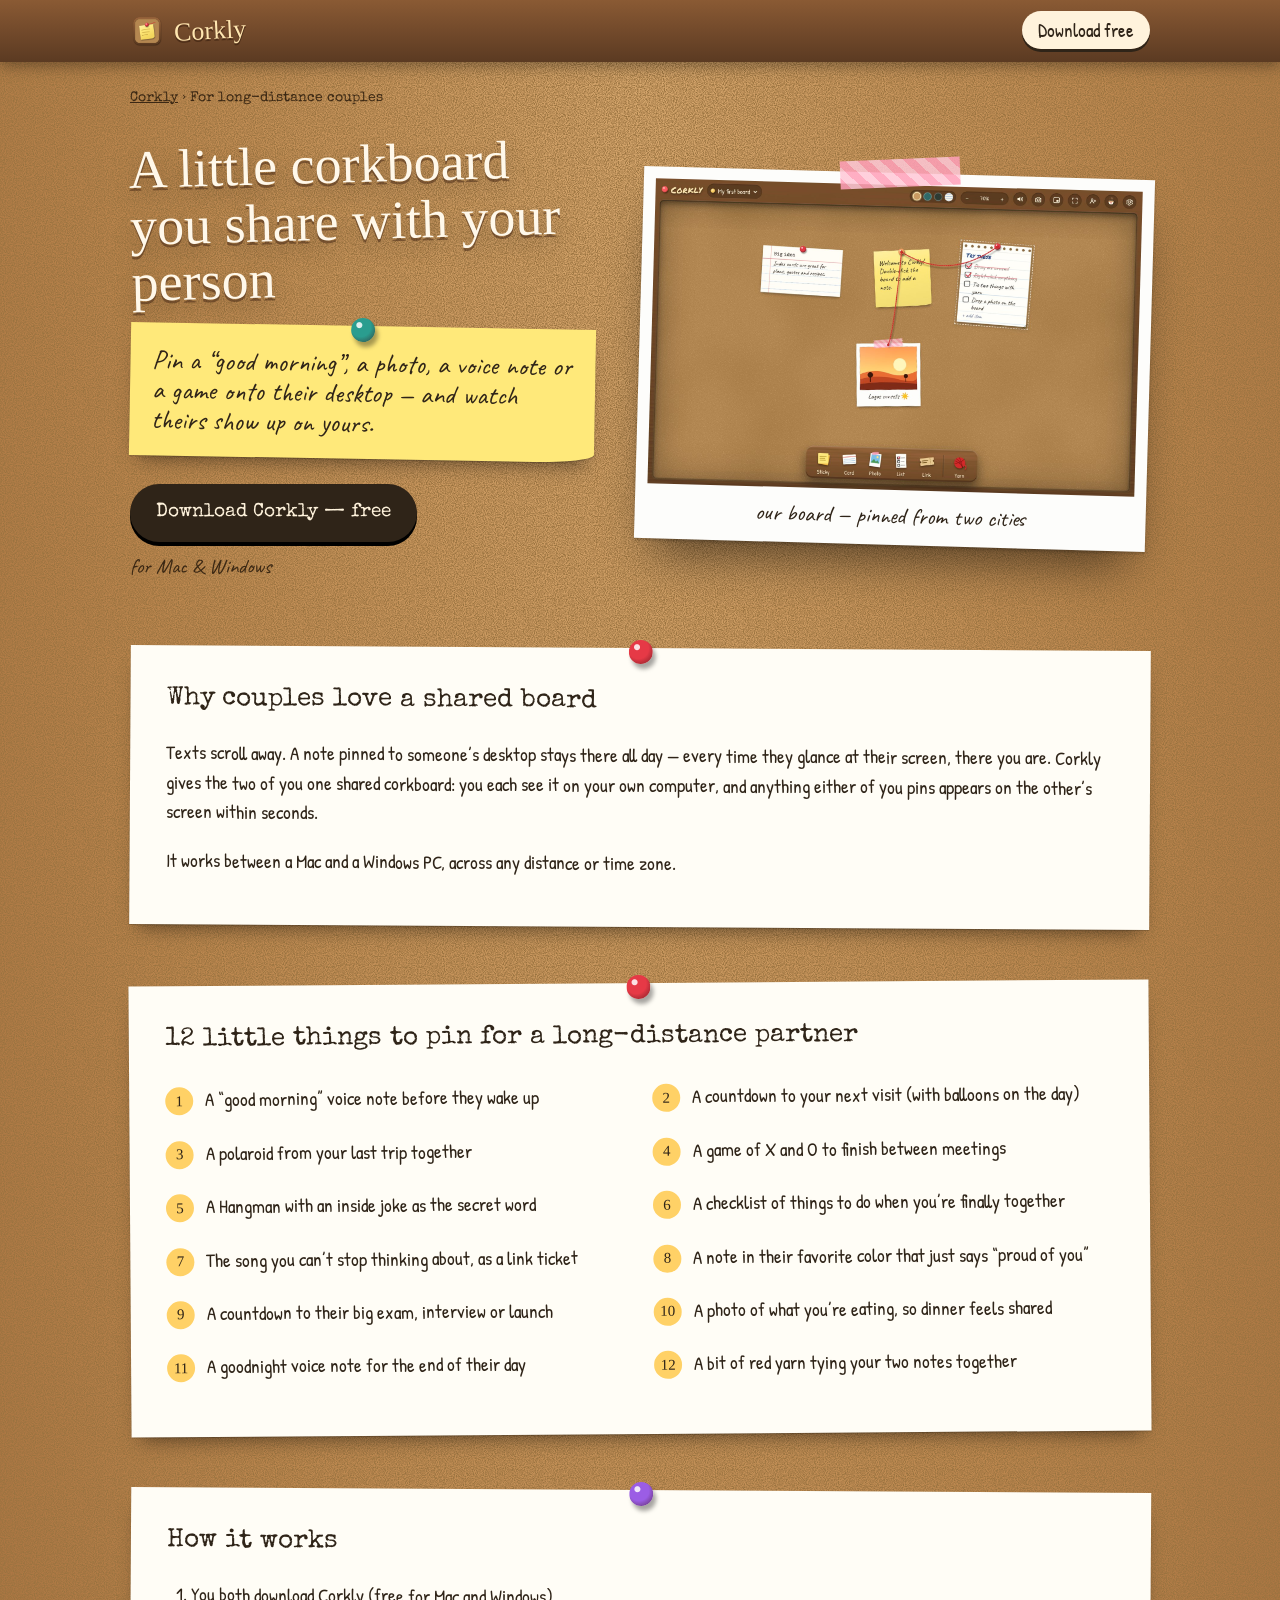
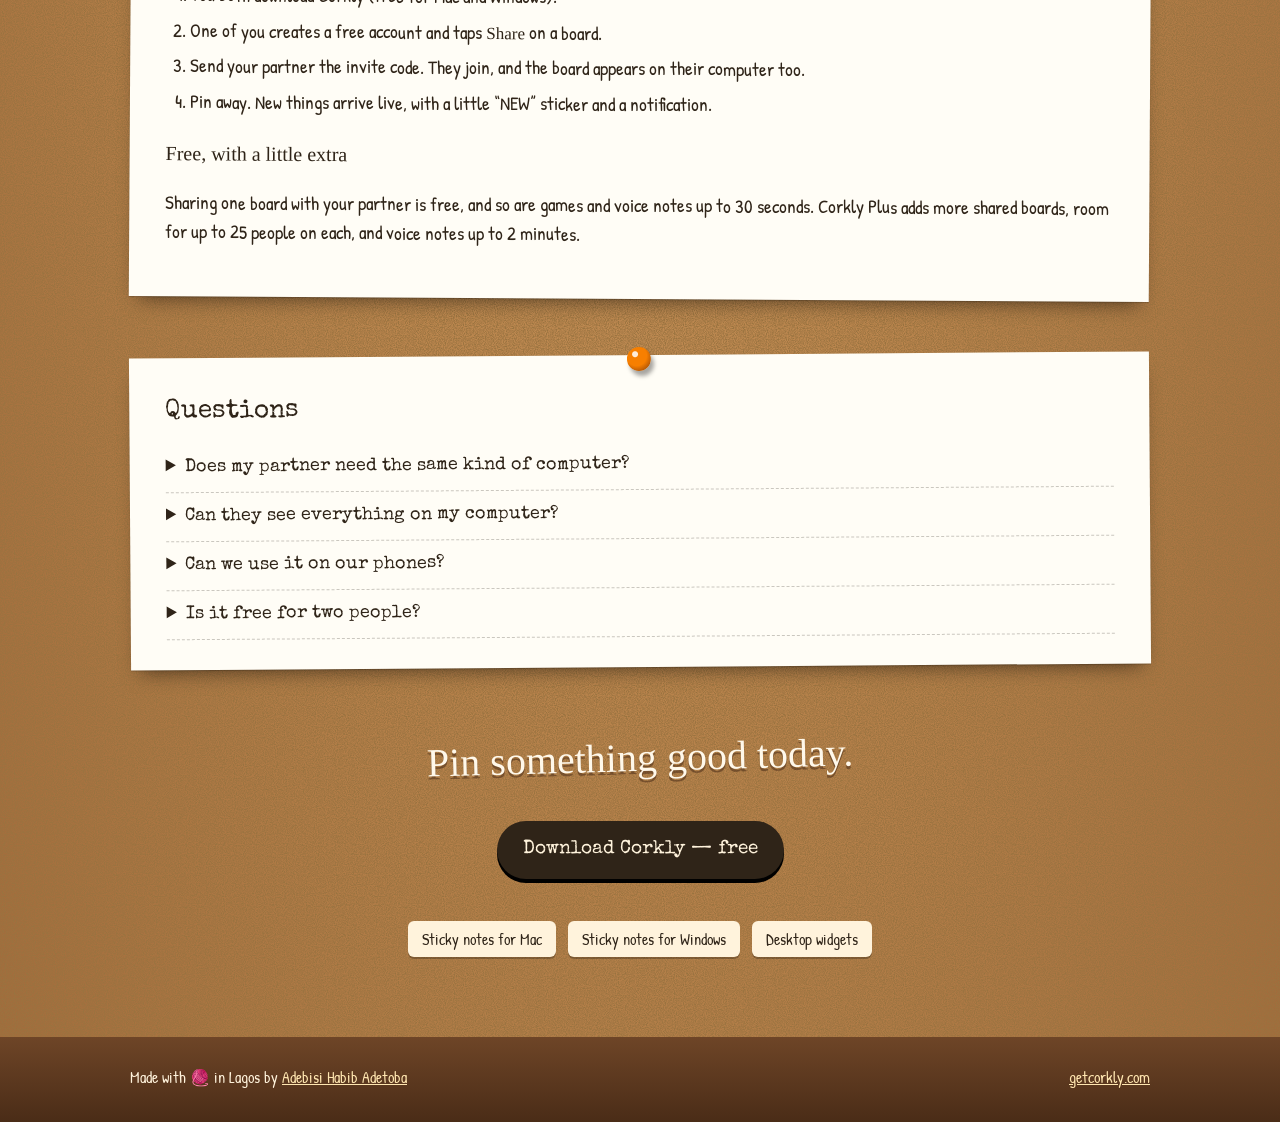
<file: docs/long-distance-couples/index.html>
<!doctype html>
<html lang="en">
<head>
  <meta charset="utf-8" />
  <meta name="viewport" content="width=device-width, initial-scale=1" />
  <title>A Shared Desktop Board for Long-Distance Couples — Corkly</title>
  <meta name="description" content="Leave notes, photos and voice notes on a shared corkboard, count down to your next visit and play games together. Free for Mac &amp; Windows." />
  <link rel="canonical" href="https://getcorkly.com/long-distance-couples/" />
  <meta name="robots" content="index, follow, max-image-preview:large" />
  <meta property="og:type" content="article" />
  <meta property="og:site_name" content="Corkly" />
  <meta property="og:url" content="https://getcorkly.com/long-distance-couples/" />
  <meta property="og:title" content="A Shared Desktop Board for Long-Distance Couples — Corkly" />
  <meta property="og:description" content="Leave notes, photos and voice notes on a shared corkboard, count down to your next visit and play games together. Free for Mac &amp; Windows." />
  <meta property="og:image" content="https://getcorkly.com/app.jpg" />
  <meta name="twitter:card" content="summary_large_image" />
  <meta name="theme-color" content="#5b3a22" />
  <link rel="icon" href="../favicon.png" />
  <link rel="apple-touch-icon" href="../icon.png" />
  <link rel="preconnect" href="https://fonts.googleapis.com" />
  <link rel="preconnect" href="https://fonts.gstatic.com" crossorigin />
  <link href="https://fonts.googleapis.com/css2?family=Caveat:wght@500;700&family=Patrick+Hand&family=Permanent+Marker&family=Special+Elite&display=swap" rel="stylesheet" />
  <link rel="stylesheet" href="../assets/pages.css" />
  <script type="application/ld+json">[{"@context": "https://schema.org", "@type": "SoftwareApplication", "name": "Corkly", "url": "https://getcorkly.com/", "applicationCategory": "ProductivityApplication", "operatingSystem": "macOS, Windows 10, Windows 11", "offers": {"@type": "Offer", "price": "0", "priceCurrency": "USD"}, "description": "Leave notes, photos and voice notes on a shared corkboard, count down to your next visit and play games together. Free for Mac & Windows."}, {"@context": "https://schema.org", "@type": "FAQPage", "mainEntity": [{"@type": "Question", "name": "Does my partner need the same kind of computer?", "acceptedAnswer": {"@type": "Answer", "text": "No. One of you can use a Mac and the other a Windows PC — shared boards work across both."}}, {"@type": "Question", "name": "Can they see everything on my computer?", "acceptedAnswer": {"@type": "Answer", "text": "No. They only see the board you shared with them. Your other boards stay private on your computer."}}, {"@type": "Question", "name": "Can we use it on our phones?", "acceptedAnswer": {"@type": "Answer", "text": "Corkly is a desktop app for Mac and Windows for now. If you find it on your phone, getcorkly.com can email you the download link for your computer."}}, {"@type": "Question", "name": "Is it free for two people?", "acceptedAnswer": {"@type": "Answer", "text": "Yes. Sharing one board with your partner — including games and voice notes up to 30 seconds — is free."}}]}, {"@context": "https://schema.org", "@type": "BreadcrumbList", "itemListElement": [{"@type": "ListItem", "position": 1, "name": "Corkly", "item": "https://getcorkly.com/"}, {"@type": "ListItem", "position": 2, "name": "For long-distance couples", "item": "https://getcorkly.com/long-distance-couples/"}]}]</script>
</head>
<body>
  <header>
    <div class="wrap">
      <a class="logo" href="../"><img src="../icon.png" alt="Corkly" width="34" height="34" /><span>Corkly</span></a>
      <nav><a class="mini-dl" href="../?ref=long-distance-couples#download">Download free</a></nav>
    </div>
  </header>

  <main class="wrap">
    <p class="crumbs"><a href="../">Corkly</a> › For long-distance couples</p>
    <section class="hero">
      <div>
        <h1>A little corkboard you share with your person</h1>
        <div class="lead"><span class="pin" style="--p:#2a9d8f"></span><p>Pin a “good morning”, a photo, a voice note or a game onto their desktop — and watch theirs show up on yours.</p></div>
        <a class="cta" href="../?ref=long-distance-couples#download">Download Corkly — free</a>
        <div class="cta-note">for Mac &amp; Windows</div>
      </div>
      <figure class="shot"><span class="tape"></span><img src="../app.jpg" alt="A shared Corkly board with notes, a photo and a checklist" width="1600" height="1000" /><figcaption>our board — pinned from two cities</figcaption></figure>
    </section>

<section class="paper"><span class="pin"></span>
  <h2>Why couples love a shared board</h2>
  <p>Texts scroll away. A note pinned to someone’s desktop stays there all day — every time they glance at their screen, there you are. Corkly gives the two of you one shared corkboard: you each see it on your own computer, and anything either of you pins appears on the other’s screen within seconds.</p>
  <p>It works between a Mac and a Windows PC, across any distance or time zone.</p>
</section>

<section class="paper"><span class="pin" style="--p:#e63946"></span>
  <h2>12 little things to pin for a long-distance partner</h2>
  <ol class="ideas">
    <li>A “good morning” voice note before they wake up</li>
    <li>A countdown to your next visit (with balloons on the day)</li>
    <li>A polaroid from your last trip together</li>
    <li>A game of X and O to finish between meetings</li>
    <li>A Hangman with an inside joke as the secret word</li>
    <li>A checklist of things to do when you’re finally together</li>
    <li>The song you can’t stop thinking about, as a link ticket</li>
    <li>A note in their favorite color that just says “proud of you”</li>
    <li>A countdown to their big exam, interview or launch</li>
    <li>A photo of what you’re eating, so dinner feels shared</li>
    <li>A goodnight voice note for the end of their day</li>
    <li>A bit of red yarn tying your two notes together</li>
  </ol>
</section>

<section class="paper"><span class="pin" style="--p:#9b5de5"></span>
  <h2>How it works</h2>
  <ol>
    <li>You both download Corkly (free for Mac and Windows).</li>
    <li>One of you creates a free account and taps <b>Share</b> on a board.</li>
    <li>Send your partner the invite code. They join, and the board appears on their computer too.</li>
    <li>Pin away. New things arrive live, with a little “NEW” sticker and a notification.</li>
  </ol>
  <h3>Free, with a little extra</h3>
  <p>Sharing one board with your partner is free, and so are games and voice notes up to 30 seconds. Corkly Plus adds more shared boards, room for up to 25 people on each, and voice notes up to 2 minutes.</p>
</section>

    <section class="paper"><span class="pin" style="--p:#f77f00"></span>
      <h2>Questions</h2>
      <details><summary>Does my partner need the same kind of computer?</summary><p>No. One of you can use a Mac and the other a Windows PC — shared boards work across both.</p></details>
      <details><summary>Can they see everything on my computer?</summary><p>No. They only see the board you shared with them. Your other boards stay private on your computer.</p></details>
      <details><summary>Can we use it on our phones?</summary><p>Corkly is a desktop app for Mac and Windows for now. If you find it on your phone, getcorkly.com can email you the download link for your computer.</p></details>
      <details><summary>Is it free for two people?</summary><p>Yes. Sharing one board with your partner — including games and voice notes up to 30 seconds — is free.</p></details>
    </section>

    <section class="closer">
      <h2>Pin something good today.</h2>
      <a class="cta" href="../?ref=long-distance-couples#download">Download Corkly — free</a>
      <nav class="more" aria-label="More about Corkly"><a href="../sticky-notes-for-mac/">Sticky notes for Mac</a> <a href="../sticky-notes-for-windows/">Sticky notes for Windows</a> <a href="../desktop-widgets/">Desktop widgets</a></nav>
    </section>
  </main>

  <footer>
    <div class="wrap">
      <div>Made with 🧶 in Lagos by <a href="https://adetoba.com">Adebisi Habib Adetoba</a></div>
      <div><a href="../">getcorkly.com</a></div>
    </div>
  </footer>
  <script>
    // cookie-free page counts (Aptabase), same as the homepage
    (function () {
      try {
        var key = 'A-EU-7074169884', ref = document.referrer ? new URL(document.referrer).hostname : 'direct';
        fetch('https://eu.aptabase.com/api/v0/event', { method: 'POST', keepalive: true, credentials: 'omit',
          headers: { 'Content-Type': 'application/json', 'App-Key': key },
          body: JSON.stringify({ timestamp: new Date().toISOString(), sessionId: String(Math.floor(Date.now() / 1000)) + String(Math.floor(Math.random() * 1e8)).padStart(8, '0'),
            eventName: 'site_view', systemProps: { locale: navigator.language, isDebug: location.hostname === 'localhost' || location.protocol === 'file:', appVersion: 'site', sdkVersion: 'corkly-site@1' },
            props: { page: 'long-distance-couples', ref: ref } }) }).catch(function () {});
      } catch (e) {}
    })();
  </script>
</body>
</html>
</file>
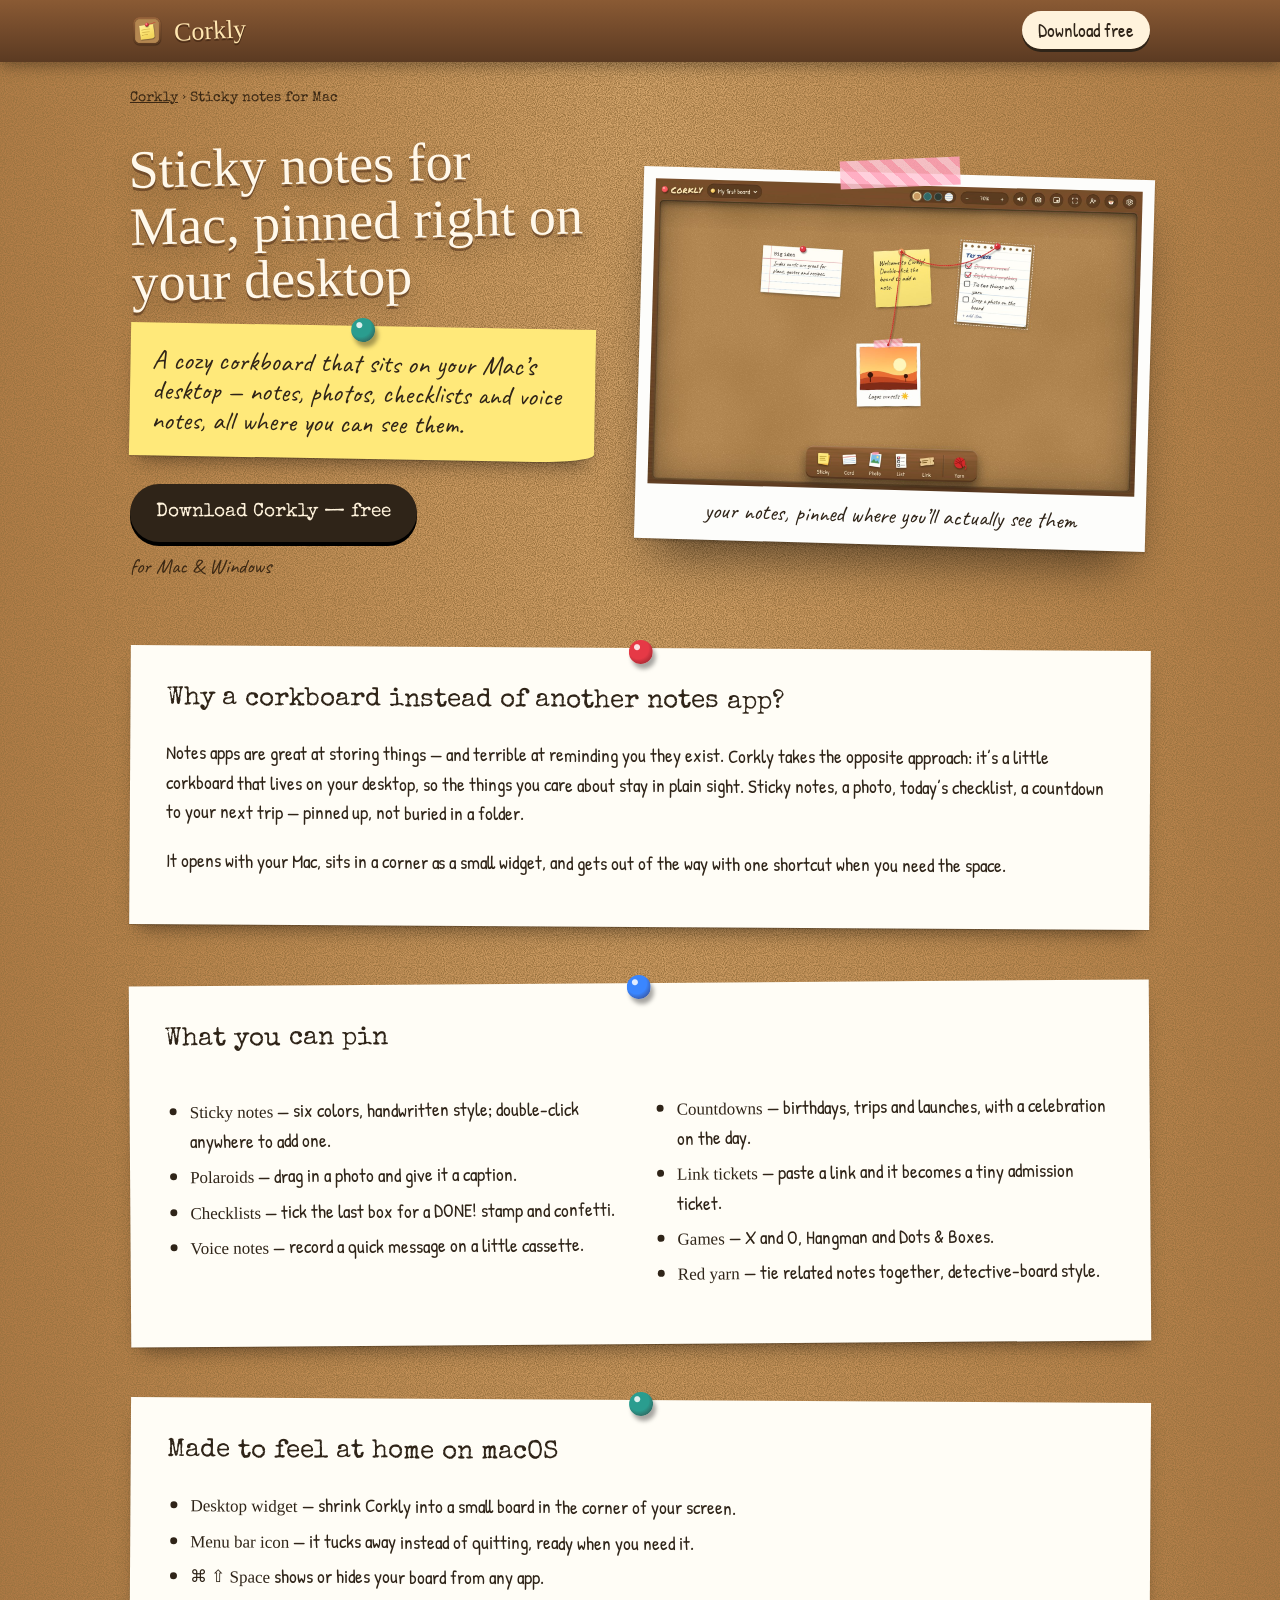
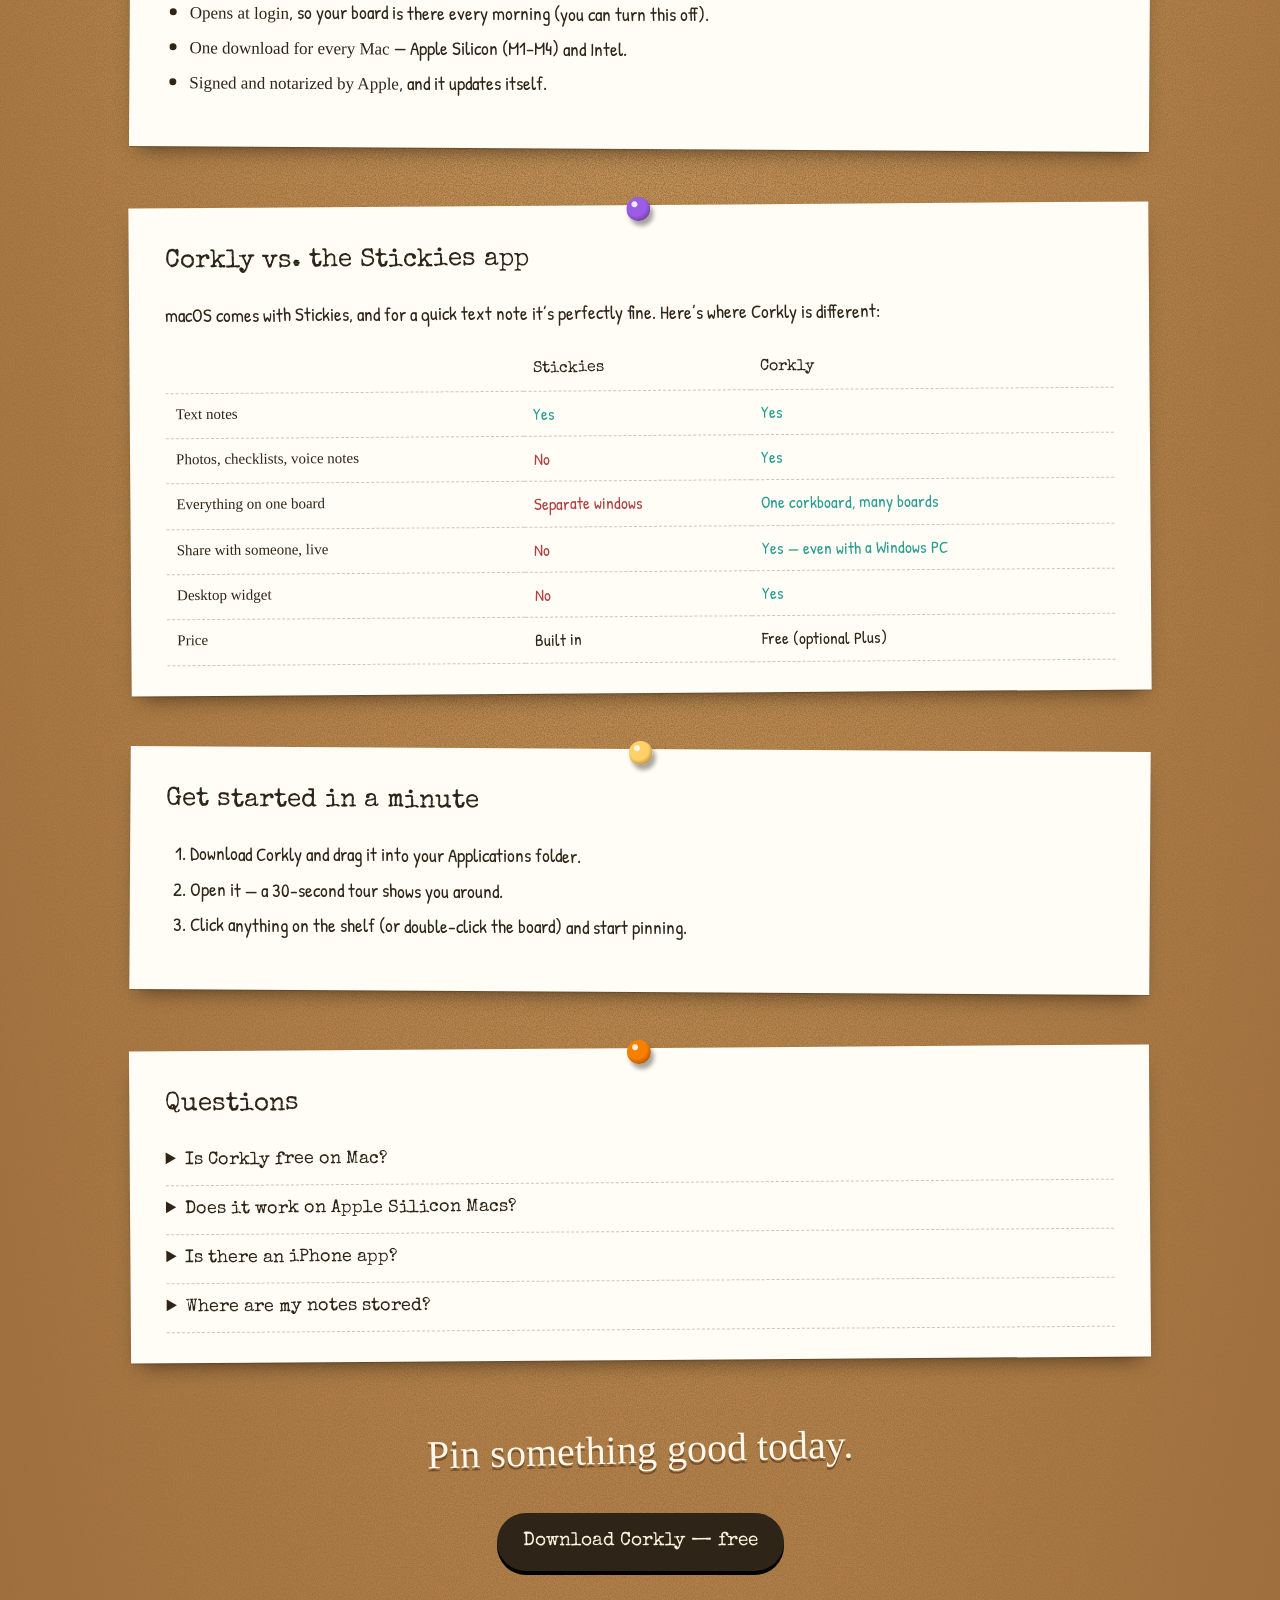
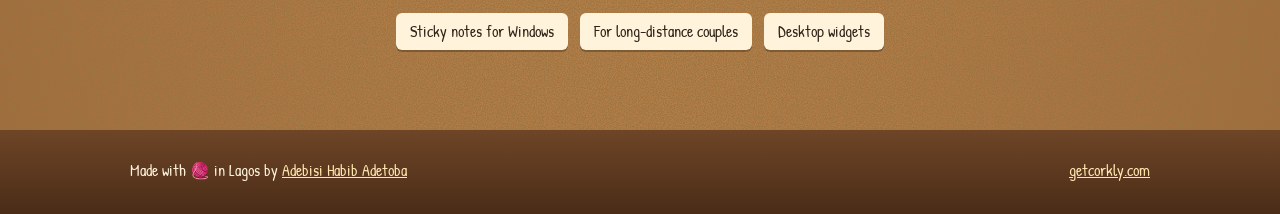
<file: docs/sticky-notes-for-mac/index.html>
<!doctype html>
<html lang="en">
<head>
  <meta charset="utf-8" />
  <meta name="viewport" content="width=device-width, initial-scale=1" />
  <title>Sticky Notes for Mac That Live on Your Desktop — Corkly</title>
  <meta name="description" content="Sticky notes, photos, checklists and voice notes on a cozy corkboard on your Mac desktop. Free, signed by Apple, for Apple Silicon &amp; Intel." />
  <link rel="canonical" href="https://getcorkly.com/sticky-notes-for-mac/" />
  <meta name="robots" content="index, follow, max-image-preview:large" />
  <meta property="og:type" content="article" />
  <meta property="og:site_name" content="Corkly" />
  <meta property="og:url" content="https://getcorkly.com/sticky-notes-for-mac/" />
  <meta property="og:title" content="Sticky Notes for Mac That Live on Your Desktop — Corkly" />
  <meta property="og:description" content="Sticky notes, photos, checklists and voice notes on a cozy corkboard on your Mac desktop. Free, signed by Apple, for Apple Silicon &amp; Intel." />
  <meta property="og:image" content="https://getcorkly.com/app.jpg" />
  <meta name="twitter:card" content="summary_large_image" />
  <meta name="theme-color" content="#5b3a22" />
  <link rel="icon" href="../favicon.png" />
  <link rel="apple-touch-icon" href="../icon.png" />
  <link rel="preconnect" href="https://fonts.googleapis.com" />
  <link rel="preconnect" href="https://fonts.gstatic.com" crossorigin />
  <link href="https://fonts.googleapis.com/css2?family=Caveat:wght@500;700&family=Patrick+Hand&family=Permanent+Marker&family=Special+Elite&display=swap" rel="stylesheet" />
  <link rel="stylesheet" href="../assets/pages.css" />
  <script type="application/ld+json">[{"@context": "https://schema.org", "@type": "SoftwareApplication", "name": "Corkly", "url": "https://getcorkly.com/", "applicationCategory": "ProductivityApplication", "operatingSystem": "macOS, Windows 10, Windows 11", "offers": {"@type": "Offer", "price": "0", "priceCurrency": "USD"}, "description": "Sticky notes, photos, checklists and voice notes on a cozy corkboard on your Mac desktop. Free, signed by Apple, for Apple Silicon & Intel."}, {"@context": "https://schema.org", "@type": "FAQPage", "mainEntity": [{"@type": "Question", "name": "Is Corkly free on Mac?", "acceptedAnswer": {"@type": "Answer", "text": "Yes. Everything you need for your own boards is free. Corkly Plus is optional and only adds more shared boards, more people per board and longer voice notes."}}, {"@type": "Question", "name": "Does it work on Apple Silicon Macs?", "acceptedAnswer": {"@type": "Answer", "text": "Yes — one download runs natively on Apple Silicon (M1, M2, M3, M4) and on Intel Macs."}}, {"@type": "Question", "name": "Is there an iPhone app?", "acceptedAnswer": {"@type": "Answer", "text": "Not yet. Corkly is a desktop app for Mac and Windows. You can share a board between computers, and on your phone you can email yourself the download link from getcorkly.com."}}, {"@type": "Question", "name": "Where are my notes stored?", "acceptedAnswer": {"@type": "Answer", "text": "On your Mac. Only boards you choose to share are stored online, so the people you invite can see them."}}]}, {"@context": "https://schema.org", "@type": "BreadcrumbList", "itemListElement": [{"@type": "ListItem", "position": 1, "name": "Corkly", "item": "https://getcorkly.com/"}, {"@type": "ListItem", "position": 2, "name": "Sticky notes for Mac", "item": "https://getcorkly.com/sticky-notes-for-mac/"}]}]</script>
</head>
<body>
  <header>
    <div class="wrap">
      <a class="logo" href="../"><img src="../icon.png" alt="Corkly" width="34" height="34" /><span>Corkly</span></a>
      <nav><a class="mini-dl" href="../?ref=sticky-notes-for-mac#download">Download free</a></nav>
    </div>
  </header>

  <main class="wrap">
    <p class="crumbs"><a href="../">Corkly</a> › Sticky notes for Mac</p>
    <section class="hero">
      <div>
        <h1>Sticky notes for Mac, pinned right on your desktop</h1>
        <div class="lead"><span class="pin" style="--p:#2a9d8f"></span><p>A cozy corkboard that sits on your Mac’s desktop — notes, photos, checklists and voice notes, all where you can see them.</p></div>
        <a class="cta" href="../?ref=sticky-notes-for-mac#download">Download Corkly — free</a>
        <div class="cta-note">for Mac &amp; Windows</div>
      </div>
      <figure class="shot"><span class="tape"></span><img src="../app.jpg" alt="Corkly on a Mac desktop with sticky notes, a checklist and a polaroid tied together with red yarn" width="1600" height="1000" /><figcaption>your notes, pinned where you’ll actually see them</figcaption></figure>
    </section>

<section class="paper"><span class="pin"></span>
  <h2>Why a corkboard instead of another notes app?</h2>
  <p>Notes apps are great at storing things — and terrible at reminding you they exist. Corkly takes the opposite approach: it’s a little corkboard that lives on your desktop, so the things you care about stay in plain sight. Sticky notes, a photo, today’s checklist, a countdown to your next trip — pinned up, not buried in a folder.</p>
  <p>It opens with your Mac, sits in a corner as a small widget, and gets out of the way with one shortcut when you need the space.</p>
</section>

<section class="paper"><span class="pin" style="--p:#3a86ff"></span>
  <h2>What you can pin</h2>
  <div class="grid2">
    <ul>
      <li><b>Sticky notes</b> — six colors, handwritten style; double-click anywhere to add one.</li>
      <li><b>Polaroids</b> — drag in a photo and give it a caption.</li>
      <li><b>Checklists</b> — tick the last box for a DONE! stamp and confetti.</li>
      <li><b>Voice notes</b> — record a quick message on a little cassette.</li>
    </ul>
    <ul>
      <li><b>Countdowns</b> — birthdays, trips and launches, with a celebration on the day.</li>
      <li><b>Link tickets</b> — paste a link and it becomes a tiny admission ticket.</li>
      <li><b>Games</b> — X and O, Hangman and Dots &amp; Boxes.</li>
      <li><b>Red yarn</b> — tie related notes together, detective-board style.</li>
    </ul>
  </div>
</section>

<section class="paper"><span class="pin" style="--p:#2a9d8f"></span>
  <h2>Made to feel at home on macOS</h2>
  <ul>
    <li><b>Desktop widget</b> — shrink Corkly into a small board in the corner of your screen.</li>
    <li><b>Menu bar icon</b> — it tucks away instead of quitting, ready when you need it.</li>
    <li><b>⌘ ⇧ Space</b> shows or hides your board from any app.</li>
    <li><b>Opens at login</b>, so your board is there every morning (you can turn this off).</li>
    <li><b>One download for every Mac</b> — Apple Silicon (M1–M4) and Intel.</li>
    <li><b>Signed and notarized by Apple</b>, and it updates itself.</li>
  </ul>
</section>

<section class="paper"><span class="pin" style="--p:#9b5de5"></span>
  <h2>Corkly vs. the Stickies app</h2>
  <p>macOS comes with Stickies, and for a quick text note it’s perfectly fine. Here’s where Corkly is different:</p>
  <table>
    <tr><th></th><th>Stickies</th><th>Corkly</th></tr>
    <tr><td>Text notes</td><td class="yes">Yes</td><td class="yes">Yes</td></tr>
    <tr><td>Photos, checklists, voice notes</td><td class="no">No</td><td class="yes">Yes</td></tr>
    <tr><td>Everything on one board</td><td class="no">Separate windows</td><td class="yes">One corkboard, many boards</td></tr>
    <tr><td>Share with someone, live</td><td class="no">No</td><td class="yes">Yes — even with a Windows PC</td></tr>
    <tr><td>Desktop widget</td><td class="no">No</td><td class="yes">Yes</td></tr>
    <tr><td>Price</td><td>Built in</td><td>Free (optional Plus)</td></tr>
  </table>
</section>

<section class="paper"><span class="pin" style="--p:#ffd166"></span>
  <h2>Get started in a minute</h2>
  <ol>
    <li>Download Corkly and drag it into your Applications folder.</li>
    <li>Open it — a 30-second tour shows you around.</li>
    <li>Click anything on the shelf (or double-click the board) and start pinning.</li>
  </ol>
</section>

    <section class="paper"><span class="pin" style="--p:#f77f00"></span>
      <h2>Questions</h2>
      <details><summary>Is Corkly free on Mac?</summary><p>Yes. Everything you need for your own boards is free. Corkly Plus is optional and only adds more shared boards, more people per board and longer voice notes.</p></details>
      <details><summary>Does it work on Apple Silicon Macs?</summary><p>Yes — one download runs natively on Apple Silicon (M1, M2, M3, M4) and on Intel Macs.</p></details>
      <details><summary>Is there an iPhone app?</summary><p>Not yet. Corkly is a desktop app for Mac and Windows. You can share a board between computers, and on your phone you can email yourself the download link from getcorkly.com.</p></details>
      <details><summary>Where are my notes stored?</summary><p>On your Mac. Only boards you choose to share are stored online, so the people you invite can see them.</p></details>
    </section>

    <section class="closer">
      <h2>Pin something good today.</h2>
      <a class="cta" href="../?ref=sticky-notes-for-mac#download">Download Corkly — free</a>
      <nav class="more" aria-label="More about Corkly"><a href="../sticky-notes-for-windows/">Sticky notes for Windows</a> <a href="../long-distance-couples/">For long-distance couples</a> <a href="../desktop-widgets/">Desktop widgets</a></nav>
    </section>
  </main>

  <footer>
    <div class="wrap">
      <div>Made with 🧶 in Lagos by <a href="https://adetoba.com">Adebisi Habib Adetoba</a></div>
      <div><a href="../">getcorkly.com</a></div>
    </div>
  </footer>
  <script>
    // cookie-free page counts (Aptabase), same as the homepage
    (function () {
      try {
        var key = 'A-EU-7074169884', ref = document.referrer ? new URL(document.referrer).hostname : 'direct';
        fetch('https://eu.aptabase.com/api/v0/event', { method: 'POST', keepalive: true, credentials: 'omit',
          headers: { 'Content-Type': 'application/json', 'App-Key': key },
          body: JSON.stringify({ timestamp: new Date().toISOString(), sessionId: String(Math.floor(Date.now() / 1000)) + String(Math.floor(Math.random() * 1e8)).padStart(8, '0'),
            eventName: 'site_view', systemProps: { locale: navigator.language, isDebug: location.hostname === 'localhost' || location.protocol === 'file:', appVersion: 'site', sdkVersion: 'corkly-site@1' },
            props: { page: 'sticky-notes-for-mac', ref: ref } }) }).catch(function () {});
      } catch (e) {}
    })();
  </script>
</body>
</html>
</file>
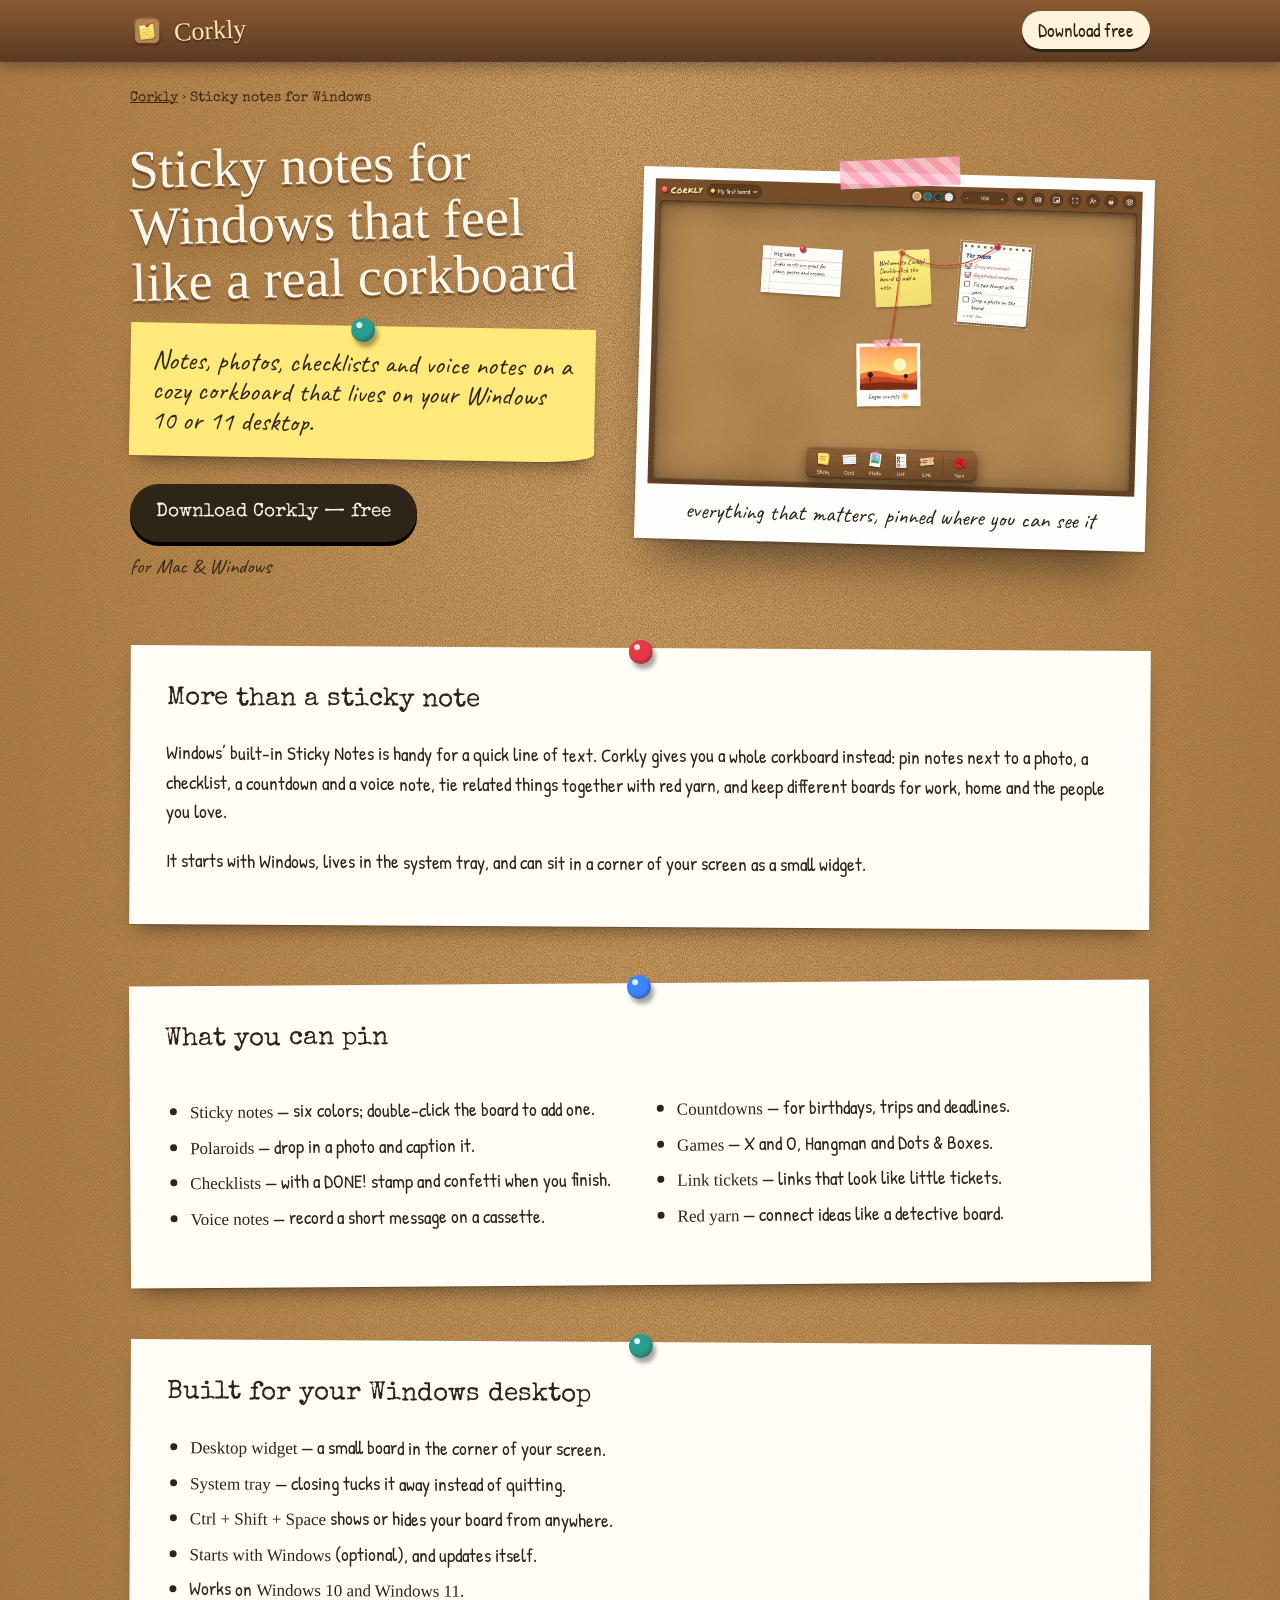
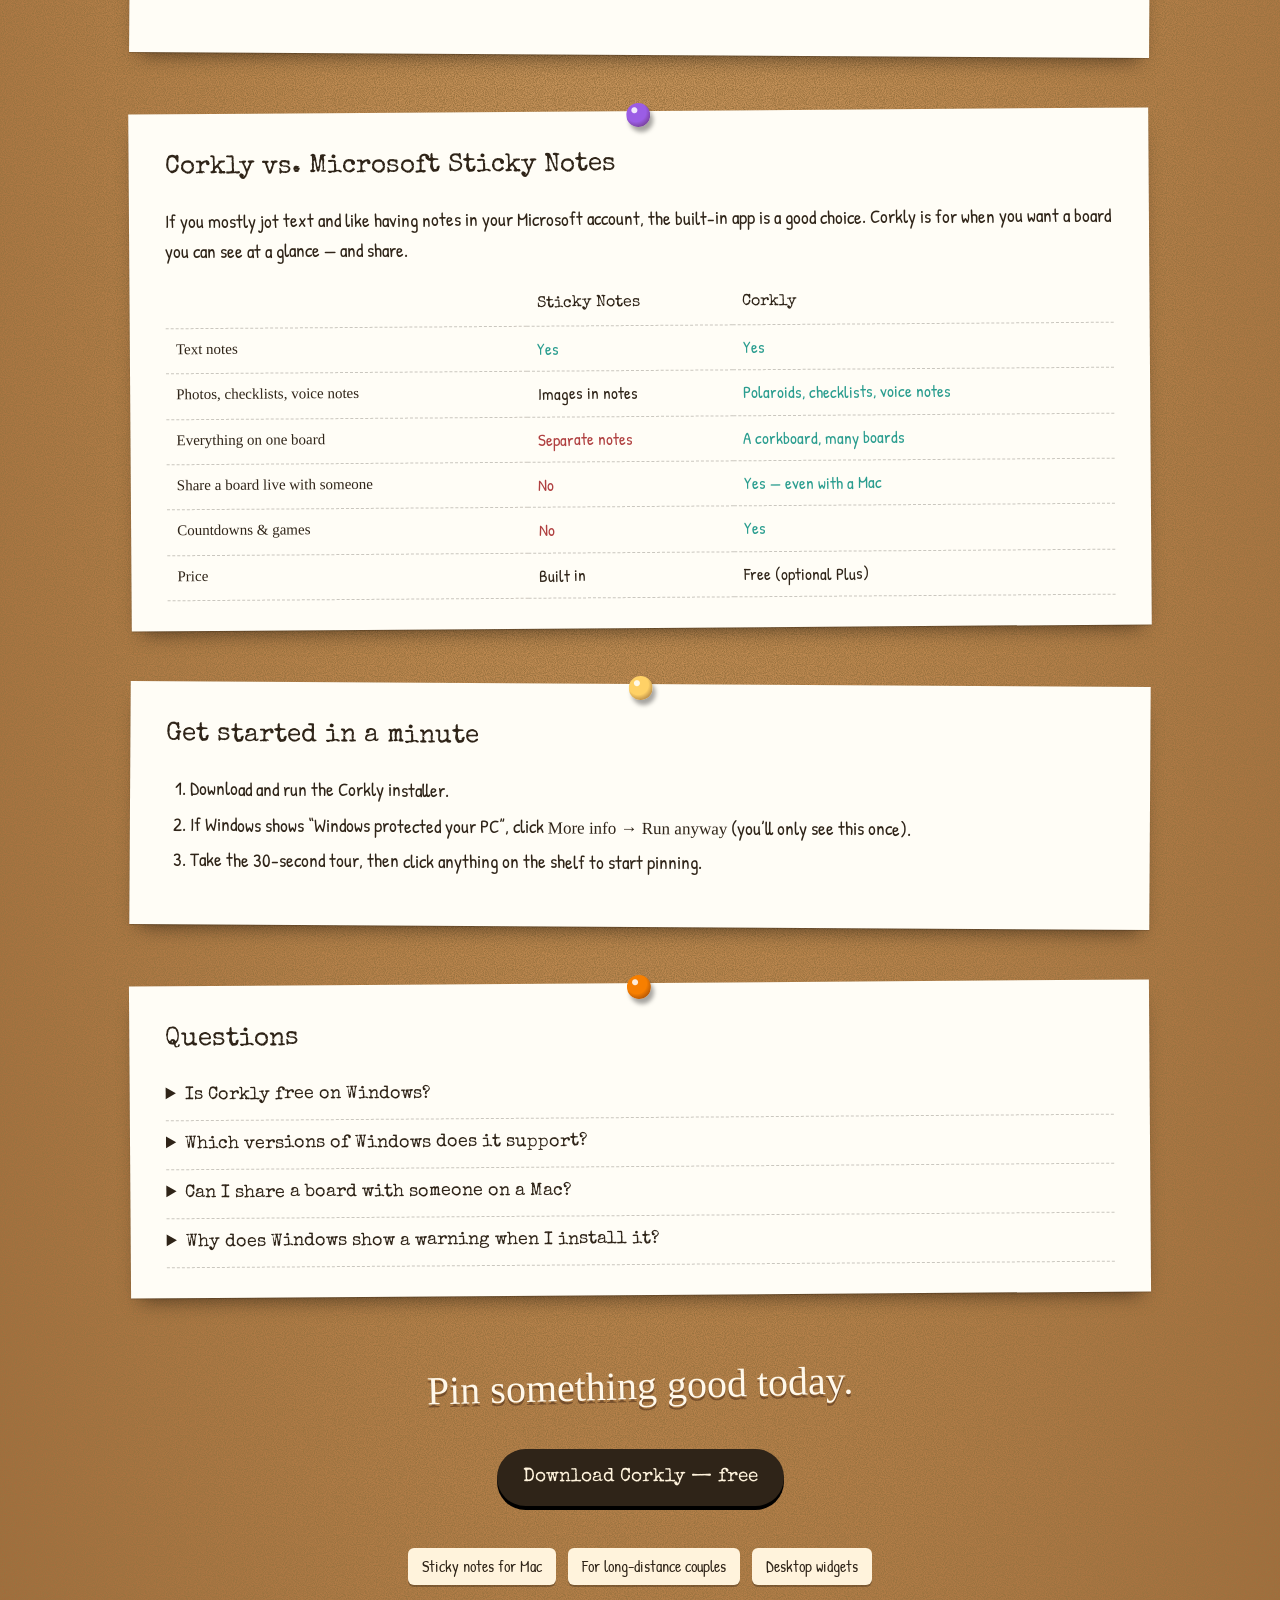
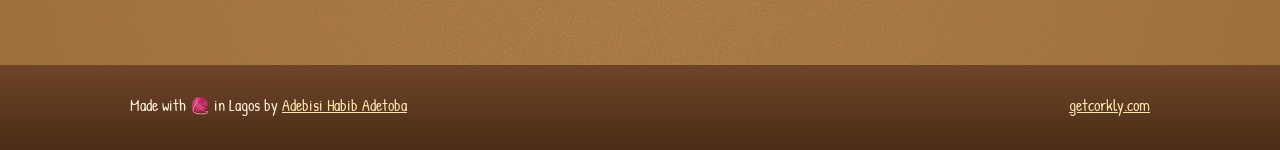
<file: docs/sticky-notes-for-windows/index.html>
<!doctype html>
<html lang="en">
<head>
  <meta charset="utf-8" />
  <meta name="viewport" content="width=device-width, initial-scale=1" />
  <title>Sticky Notes for Windows 10 &amp; 11 — Desktop Corkboard | Corkly</title>
  <meta name="description" content="More than Microsoft Sticky Notes: a free corkboard for your Windows desktop with notes, photos, checklists, voice notes and games — shared live." />
  <link rel="canonical" href="https://getcorkly.com/sticky-notes-for-windows/" />
  <meta name="robots" content="index, follow, max-image-preview:large" />
  <meta property="og:type" content="article" />
  <meta property="og:site_name" content="Corkly" />
  <meta property="og:url" content="https://getcorkly.com/sticky-notes-for-windows/" />
  <meta property="og:title" content="Sticky Notes for Windows 10 &amp; 11 — Desktop Corkboard | Corkly" />
  <meta property="og:description" content="More than Microsoft Sticky Notes: a free corkboard for your Windows desktop with notes, photos, checklists, voice notes and games — shared live." />
  <meta property="og:image" content="https://getcorkly.com/app.jpg" />
  <meta name="twitter:card" content="summary_large_image" />
  <meta name="theme-color" content="#5b3a22" />
  <link rel="icon" href="../favicon.png" />
  <link rel="apple-touch-icon" href="../icon.png" />
  <link rel="preconnect" href="https://fonts.googleapis.com" />
  <link rel="preconnect" href="https://fonts.gstatic.com" crossorigin />
  <link href="https://fonts.googleapis.com/css2?family=Caveat:wght@500;700&family=Patrick+Hand&family=Permanent+Marker&family=Special+Elite&display=swap" rel="stylesheet" />
  <link rel="stylesheet" href="../assets/pages.css" />
  <script type="application/ld+json">[{"@context": "https://schema.org", "@type": "SoftwareApplication", "name": "Corkly", "url": "https://getcorkly.com/", "applicationCategory": "ProductivityApplication", "operatingSystem": "macOS, Windows 10, Windows 11", "offers": {"@type": "Offer", "price": "0", "priceCurrency": "USD"}, "description": "More than Microsoft Sticky Notes: a free corkboard for your Windows desktop with notes, photos, checklists, voice notes and games — shared live."}, {"@context": "https://schema.org", "@type": "FAQPage", "mainEntity": [{"@type": "Question", "name": "Is Corkly free on Windows?", "acceptedAnswer": {"@type": "Answer", "text": "Yes. Your own boards are free. Corkly Plus is optional and only adds more shared boards, more people per board and longer voice notes."}}, {"@type": "Question", "name": "Which versions of Windows does it support?", "acceptedAnswer": {"@type": "Answer", "text": "Windows 10 and Windows 11."}}, {"@type": "Question", "name": "Can I share a board with someone on a Mac?", "acceptedAnswer": {"@type": "Answer", "text": "Yes. Shared boards work between Windows and Mac — notes, photos, voice notes and games all show up live on both."}}, {"@type": "Question", "name": "Why does Windows show a warning when I install it?", "acceptedAnswer": {"@type": "Answer", "text": "Windows shows “Windows protected your PC” for apps from smaller developers it doesn’t know yet. Click More info → Run anyway; you won’t see it again."}}]}, {"@context": "https://schema.org", "@type": "BreadcrumbList", "itemListElement": [{"@type": "ListItem", "position": 1, "name": "Corkly", "item": "https://getcorkly.com/"}, {"@type": "ListItem", "position": 2, "name": "Sticky notes for Windows", "item": "https://getcorkly.com/sticky-notes-for-windows/"}]}]</script>
</head>
<body>
  <header>
    <div class="wrap">
      <a class="logo" href="../"><img src="../icon.png" alt="Corkly" width="34" height="34" /><span>Corkly</span></a>
      <nav><a class="mini-dl" href="../?ref=sticky-notes-for-windows#download">Download free</a></nav>
    </div>
  </header>

  <main class="wrap">
    <p class="crumbs"><a href="../">Corkly</a> › Sticky notes for Windows</p>
    <section class="hero">
      <div>
        <h1>Sticky notes for Windows that feel like a real corkboard</h1>
        <div class="lead"><span class="pin" style="--p:#2a9d8f"></span><p>Notes, photos, checklists and voice notes on a cozy corkboard that lives on your Windows 10 or 11 desktop.</p></div>
        <a class="cta" href="../?ref=sticky-notes-for-windows#download">Download Corkly — free</a>
        <div class="cta-note">for Mac &amp; Windows</div>
      </div>
      <figure class="shot"><span class="tape"></span><img src="../app.jpg" alt="Corkly on a Windows desktop with sticky notes, a checklist and a polaroid tied together with red yarn" width="1600" height="1000" /><figcaption>everything that matters, pinned where you can see it</figcaption></figure>
    </section>

<section class="paper"><span class="pin"></span>
  <h2>More than a sticky note</h2>
  <p>Windows’ built-in Sticky Notes is handy for a quick line of text. Corkly gives you a whole corkboard instead: pin notes next to a photo, a checklist, a countdown and a voice note, tie related things together with red yarn, and keep different boards for work, home and the people you love.</p>
  <p>It starts with Windows, lives in the system tray, and can sit in a corner of your screen as a small widget.</p>
</section>

<section class="paper"><span class="pin" style="--p:#3a86ff"></span>
  <h2>What you can pin</h2>
  <div class="grid2">
    <ul>
      <li><b>Sticky notes</b> — six colors; double-click the board to add one.</li>
      <li><b>Polaroids</b> — drop in a photo and caption it.</li>
      <li><b>Checklists</b> — with a DONE! stamp and confetti when you finish.</li>
      <li><b>Voice notes</b> — record a short message on a cassette.</li>
    </ul>
    <ul>
      <li><b>Countdowns</b> — for birthdays, trips and deadlines.</li>
      <li><b>Games</b> — X and O, Hangman and Dots &amp; Boxes.</li>
      <li><b>Link tickets</b> — links that look like little tickets.</li>
      <li><b>Red yarn</b> — connect ideas like a detective board.</li>
    </ul>
  </div>
</section>

<section class="paper"><span class="pin" style="--p:#2a9d8f"></span>
  <h2>Built for your Windows desktop</h2>
  <ul>
    <li><b>Desktop widget</b> — a small board in the corner of your screen.</li>
    <li><b>System tray</b> — closing tucks it away instead of quitting.</li>
    <li><b>Ctrl + Shift + Space</b> shows or hides your board from anywhere.</li>
    <li><b>Starts with Windows</b> (optional), and updates itself.</li>
    <li>Works on <b>Windows 10 and Windows 11</b>.</li>
  </ul>
</section>

<section class="paper"><span class="pin" style="--p:#9b5de5"></span>
  <h2>Corkly vs. Microsoft Sticky Notes</h2>
  <p>If you mostly jot text and like having notes in your Microsoft account, the built-in app is a good choice. Corkly is for when you want a board you can see at a glance — and share.</p>
  <table>
    <tr><th></th><th>Sticky Notes</th><th>Corkly</th></tr>
    <tr><td>Text notes</td><td class="yes">Yes</td><td class="yes">Yes</td></tr>
    <tr><td>Photos, checklists, voice notes</td><td>Images in notes</td><td class="yes">Polaroids, checklists, voice notes</td></tr>
    <tr><td>Everything on one board</td><td class="no">Separate notes</td><td class="yes">A corkboard, many boards</td></tr>
    <tr><td>Share a board live with someone</td><td class="no">No</td><td class="yes">Yes — even with a Mac</td></tr>
    <tr><td>Countdowns &amp; games</td><td class="no">No</td><td class="yes">Yes</td></tr>
    <tr><td>Price</td><td>Built in</td><td>Free (optional Plus)</td></tr>
  </table>
</section>

<section class="paper"><span class="pin" style="--p:#ffd166"></span>
  <h2>Get started in a minute</h2>
  <ol>
    <li>Download and run the Corkly installer.</li>
    <li>If Windows shows “Windows protected your PC”, click <b>More info → Run anyway</b> (you’ll only see this once).</li>
    <li>Take the 30-second tour, then click anything on the shelf to start pinning.</li>
  </ol>
</section>

    <section class="paper"><span class="pin" style="--p:#f77f00"></span>
      <h2>Questions</h2>
      <details><summary>Is Corkly free on Windows?</summary><p>Yes. Your own boards are free. Corkly Plus is optional and only adds more shared boards, more people per board and longer voice notes.</p></details>
      <details><summary>Which versions of Windows does it support?</summary><p>Windows 10 and Windows 11.</p></details>
      <details><summary>Can I share a board with someone on a Mac?</summary><p>Yes. Shared boards work between Windows and Mac — notes, photos, voice notes and games all show up live on both.</p></details>
      <details><summary>Why does Windows show a warning when I install it?</summary><p>Windows shows “Windows protected your PC” for apps from smaller developers it doesn’t know yet. Click More info → Run anyway; you won’t see it again.</p></details>
    </section>

    <section class="closer">
      <h2>Pin something good today.</h2>
      <a class="cta" href="../?ref=sticky-notes-for-windows#download">Download Corkly — free</a>
      <nav class="more" aria-label="More about Corkly"><a href="../sticky-notes-for-mac/">Sticky notes for Mac</a> <a href="../long-distance-couples/">For long-distance couples</a> <a href="../desktop-widgets/">Desktop widgets</a></nav>
    </section>
  </main>

  <footer>
    <div class="wrap">
      <div>Made with 🧶 in Lagos by <a href="https://adetoba.com">Adebisi Habib Adetoba</a></div>
      <div><a href="../">getcorkly.com</a></div>
    </div>
  </footer>
  <script>
    // cookie-free page counts (Aptabase), same as the homepage
    (function () {
      try {
        var key = 'A-EU-7074169884', ref = document.referrer ? new URL(document.referrer).hostname : 'direct';
        fetch('https://eu.aptabase.com/api/v0/event', { method: 'POST', keepalive: true, credentials: 'omit',
          headers: { 'Content-Type': 'application/json', 'App-Key': key },
          body: JSON.stringify({ timestamp: new Date().toISOString(), sessionId: String(Math.floor(Date.now() / 1000)) + String(Math.floor(Math.random() * 1e8)).padStart(8, '0'),
            eventName: 'site_view', systemProps: { locale: navigator.language, isDebug: location.hostname === 'localhost' || location.protocol === 'file:', appVersion: 'site', sdkVersion: 'corkly-site@1' },
            props: { page: 'sticky-notes-for-windows', ref: ref } }) }).catch(function () {});
      } catch (e) {}
    })();
  </script>
</body>
</html>
</file>
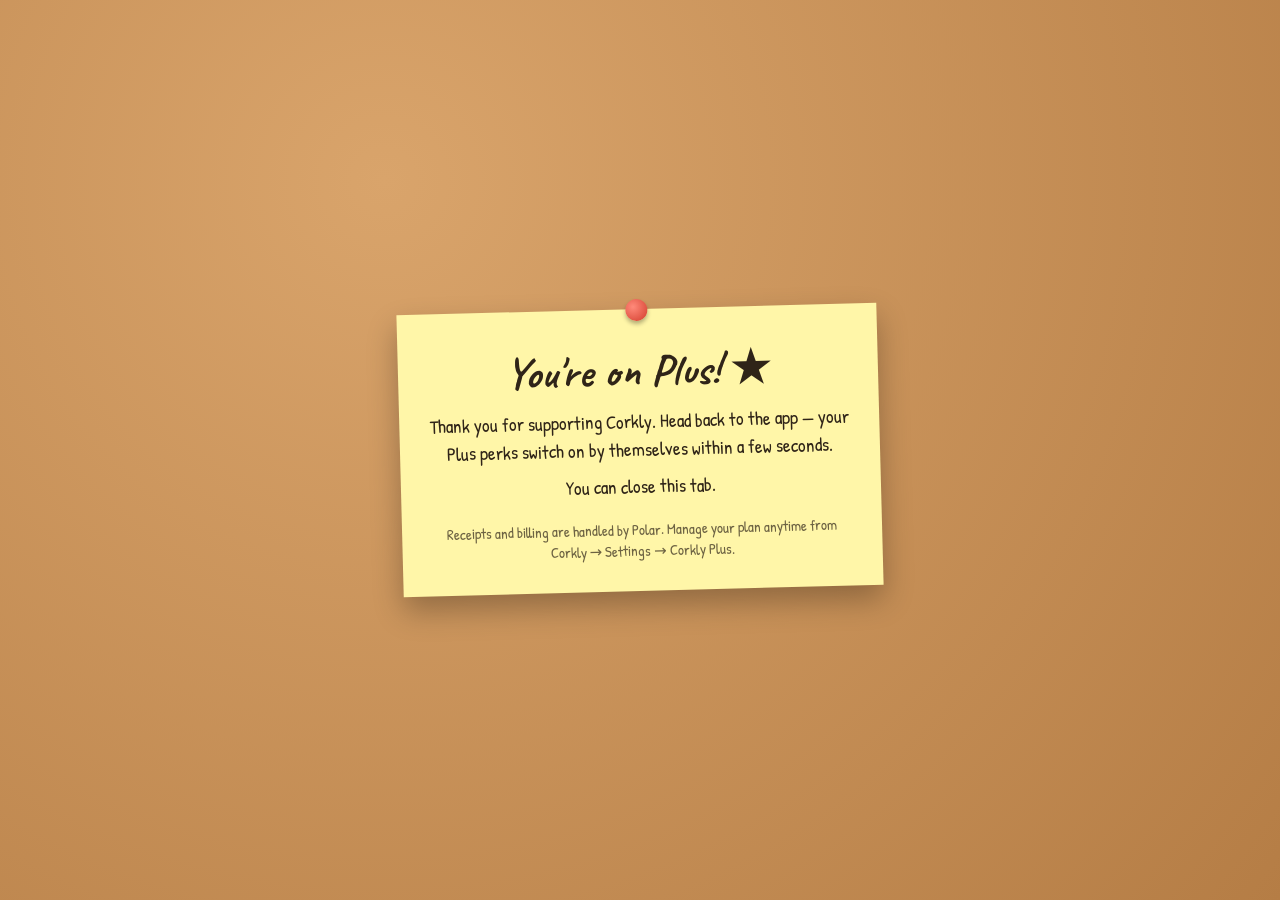
<file: docs/thanks.html>
<!doctype html>
<html lang="en">
<head>
  <meta charset="utf-8" />
  <meta name="viewport" content="width=device-width, initial-scale=1" />
  <title>Thanks for going Plus — Corkly</title>
  <meta name="robots" content="noindex" />
  <link rel="icon" href="favicon.png" />
  <link href="https://fonts.googleapis.com/css2?family=Caveat:wght@700&family=Patrick+Hand&display=swap" rel="stylesheet" />
  <style>
    body { margin:0; min-height:100vh; display:grid; place-items:center; font-family:'Patrick Hand',system-ui,sans-serif; color:#2f2418;
      background:#c9935a radial-gradient(circle at 30% 20%, #d9a46b, #b57d45); padding:16px; box-sizing:border-box; }
    .note { background:#fff6a8; max-width:420px; padding:34px 30px 30px; transform:rotate(-1.5deg); box-shadow:0 14px 30px rgba(0,0,0,.28); position:relative; text-align:center; }
    .note::before { content:''; position:absolute; top:-10px; left:50%; width:22px; height:22px; margin-left:-11px; border-radius:50%; background:radial-gradient(circle at 35% 35%,#ff8a7a,#d33c2c); box-shadow:0 3px 4px rgba(0,0,0,.3); }
    h1 { font-family:'Caveat',cursive; font-size:44px; margin:0 0 8px; }
    p { font-size:19px; line-height:1.45; margin:10px 0; }
    small { display:block; margin-top:18px; opacity:.7; font-size:15px; }
  </style>
</head>
<body>
  <div class="note">
    <h1>You're on Plus! ★</h1>
    <p>Thank you for supporting Corkly. Head back to the app — your Plus perks switch on by themselves within a few seconds.</p>
    <p>You can close this tab.</p>
    <small>Receipts and billing are handled by Polar. Manage your plan anytime from Corkly → Settings → Corkly Plus.</small>
  </div>
</body>
</html>
</file>
<file: docs/assets/pages.css>
/* Styles for Corkly's topic pages (same cork-board look as the homepage) */
:root {
  --ink: #2f2418; --cream: #fff3dc; --wood: #6e4527; --wood-dark: #4a2c17;
  --hand: 'Caveat', cursive; --ui: 'Patrick Hand', system-ui, sans-serif;
  --marker: 'Permanent Marker', cursive; --type: 'Special Elite', ui-monospace, monospace;
  --cork: url("data:image/svg+xml,%3Csvg xmlns='http://www.w3.org/2000/svg' width='220' height='220'%3E%3Cfilter id='n'%3E%3CfeTurbulence type='fractalNoise' baseFrequency='.9' numOctaves='3' stitchTiles='stitch'/%3E%3CfeColorMatrix values='0 0 0 0 .32 0 0 0 0 .17 0 0 0 0 .05 0 0 0 2.2 -.7'/%3E%3C/filter%3E%3Crect width='100%25' height='100%25' filter='url(%23n)'/%3E%3C/svg%3E");
  --shadow: 0 1px 1px rgba(0,0,0,.18), 0 12px 20px -10px rgba(0,0,0,.5);
}
* { box-sizing: border-box; }
html { scroll-behavior: smooth; }
body {
  margin: 0; font-family: var(--ui); font-size: 19px; line-height: 1.55; color: var(--ink);
  background: var(--cork) 0 0 / 220px, radial-gradient(ellipse at 50% 0%, #d6a76e, #bb864e 55%, #a06b3b);
  background-color: #c4935b; min-height: 100vh; overflow-x: hidden;
}
a { color: #23407a; }
.wrap { max-width: 1060px; margin: 0 auto; padding: 0 20px; }

header { background: linear-gradient(180deg, #8a5a34, #5b3a22); color: var(--cream); box-shadow: 0 4px 14px rgba(0,0,0,.35); position: sticky; top: 0; z-index: 10; }
header .wrap { display: flex; align-items: center; gap: 12px; height: 62px; }
.logo { display: flex; align-items: center; gap: 10px; text-decoration: none; color: inherit; }
.logo img { width: 34px; height: 34px; }
.logo span { font-family: var(--marker); font-size: 26px; color: #ffe6b0; transform: rotate(-3deg); text-shadow: 0 2px 0 var(--wood-dark); }
header nav { margin-left: auto; }
.mini-dl { background: #fff3dc; color: var(--ink); padding: 6px 16px; border-radius: 999px; box-shadow: 0 3px 0 #2f2418; text-decoration: none; }

.crumbs { font-family: var(--type); font-size: 14px; margin: 26px 0 0; color: #3b2814; }
.crumbs a { color: #3b2814; }
.hero { display: grid; grid-template-columns: minmax(0, 1fr) minmax(0, 1.1fr); gap: 44px; align-items: center; padding: 26px 0 10px; }
.hero > div { min-width: 0; }
h1 { font-family: var(--marker); font-weight: 400; font-size: clamp(34px, 5vw, 54px); line-height: 1.05; margin: 0 0 20px; color: #fff8ea; text-shadow: 0 3px 0 rgba(74,44,23,.55), 0 10px 22px rgba(0,0,0,.25); transform: rotate(-1.5deg); }
.lead { background: #ffe97a; padding: 22px 22px 20px; transform: rotate(1deg); box-shadow: var(--shadow); position: relative; border-bottom-right-radius: 60px 8px; }
.lead p { margin: 0; font-family: var(--hand); font-size: 27px; line-height: 1.12; }
.cta { display: inline-flex; align-items: center; gap: 10px; margin: 26px 0 8px; background: #2f2418; color: #fff3dc; text-decoration: none; font-family: var(--type); font-size: 19px; padding: 14px 26px; border-radius: 999px; box-shadow: 0 4px 0 #000; transition: transform .2s; }
.cta:hover { transform: translateY(-2px) rotate(-1deg); }
.cta-note { font-family: var(--hand); font-size: 21px; color: #3b2814; }
.shot { background: #fdfdfb; padding: 12px; margin: 0; transform: rotate(1.6deg); box-shadow: 0 2px 3px rgba(0,0,0,.2), 0 30px 50px -18px rgba(0,0,0,.55); position: relative; }
.shot img { display: block; width: 100%; height: auto; }
.shot figcaption { text-align: center; font-family: var(--hand); font-size: 23px; padding-top: 8px; }
.tape { position: absolute; top: -14px; left: 50%; width: 120px; height: 28px; margin-left: -60px; transform: rotate(-4deg); background: repeating-linear-gradient(45deg, rgba(255,160,185,.85) 0 8px, rgba(255,200,215,.85) 8px 16px); }
.pin { position: absolute; top: -8px; left: 50%; width: 24px; height: 24px; margin-left: -12px; border-radius: 50%; background: radial-gradient(circle at 34% 30%, rgba(255,255,255,.85) 0 2.5px, transparent 3.5px), radial-gradient(circle at 40% 36%, var(--p, #e63946) 0 48%, #3a0f12 130%); box-shadow: 3px 5px 4px rgba(0,0,0,.35); }

/* article: lined paper cards */
.paper { position: relative; background: #fffdf6; padding: 34px 36px 30px; margin: 56px 0 0; box-shadow: var(--shadow); }
.paper:nth-of-type(odd) { transform: rotate(-.4deg); }
.paper:nth-of-type(even) { transform: rotate(.35deg); }
.paper h2 { font-family: var(--type); font-weight: 400; font-size: 26px; margin: 0 0 12px; }
.paper h3 { font-family: var(--marker); font-weight: 400; font-size: 20px; margin: 22px 0 6px; }
.paper p, .paper li { font-size: 19px; }
.paper ul, .paper ol { padding-left: 24px; }
.paper li { margin: 6px 0; }
.paper li b { font-weight: 400; font-family: var(--marker); font-size: 17px; }
.grid2 { display: grid; grid-template-columns: 1fr 1fr; gap: 26px; }
table { width: 100%; border-collapse: collapse; font-size: 17px; }
th, td { text-align: left; padding: 9px 10px; border-bottom: 1.5px dashed rgba(47,36,24,.25); vertical-align: top; }
th { font-family: var(--type); font-weight: 400; font-size: 16px; }
td:first-child { font-family: var(--marker); font-size: 15px; }
.yes { color: #2a9d8f; } .no { color: #b04040; }
.ideas { counter-reset: idea; list-style: none; padding: 0 !important; display: grid; grid-template-columns: 1fr 1fr; gap: 12px 26px; }
.ideas li { counter-increment: idea; position: relative; padding-left: 40px; }
.ideas li::before { content: counter(idea); position: absolute; left: 0; top: 2px; width: 28px; height: 28px; border-radius: 50%; background: #ffd166; font-family: var(--marker); font-size: 15px; display: grid; place-items: center; }
details { border-bottom: 1.5px dashed rgba(47,36,24,.25); padding: 10px 0; }
summary { cursor: pointer; font-family: var(--type); font-size: 18px; }
details p { margin: 8px 0 4px; }

.closer { text-align: center; padding: 60px 0 10px; }
.closer h2 { font-family: var(--marker); font-weight: 400; font-size: clamp(28px, 4vw, 40px); color: #fff8ea; text-shadow: 0 3px 0 rgba(74,44,23,.55); margin: 0 0 6px; transform: rotate(-1.5deg); }
.more { display: flex; flex-wrap: wrap; justify-content: center; gap: 12px; margin: 34px 0 0; }
.more a { background: #fff3dc; color: var(--ink); text-decoration: none; padding: 6px 14px; border-radius: 6px; box-shadow: 0 2px 0 rgba(0,0,0,.25); font-size: 16px; }

footer { margin-top: 70px; background: linear-gradient(180deg, #6e4527, #4a2c17); color: var(--cream); padding: 28px 0 32px; font-size: 16px; }
footer .wrap { display: flex; flex-wrap: wrap; gap: 10px 26px; justify-content: space-between; }
footer a { color: #ffe6b0; }

@media (max-width: 820px) {
  .hero, .grid2, .ideas { grid-template-columns: minmax(0, 1fr); }
  .paper { padding: 28px 20px 22px; }
  table { font-size: 15px; }
}
</file>
